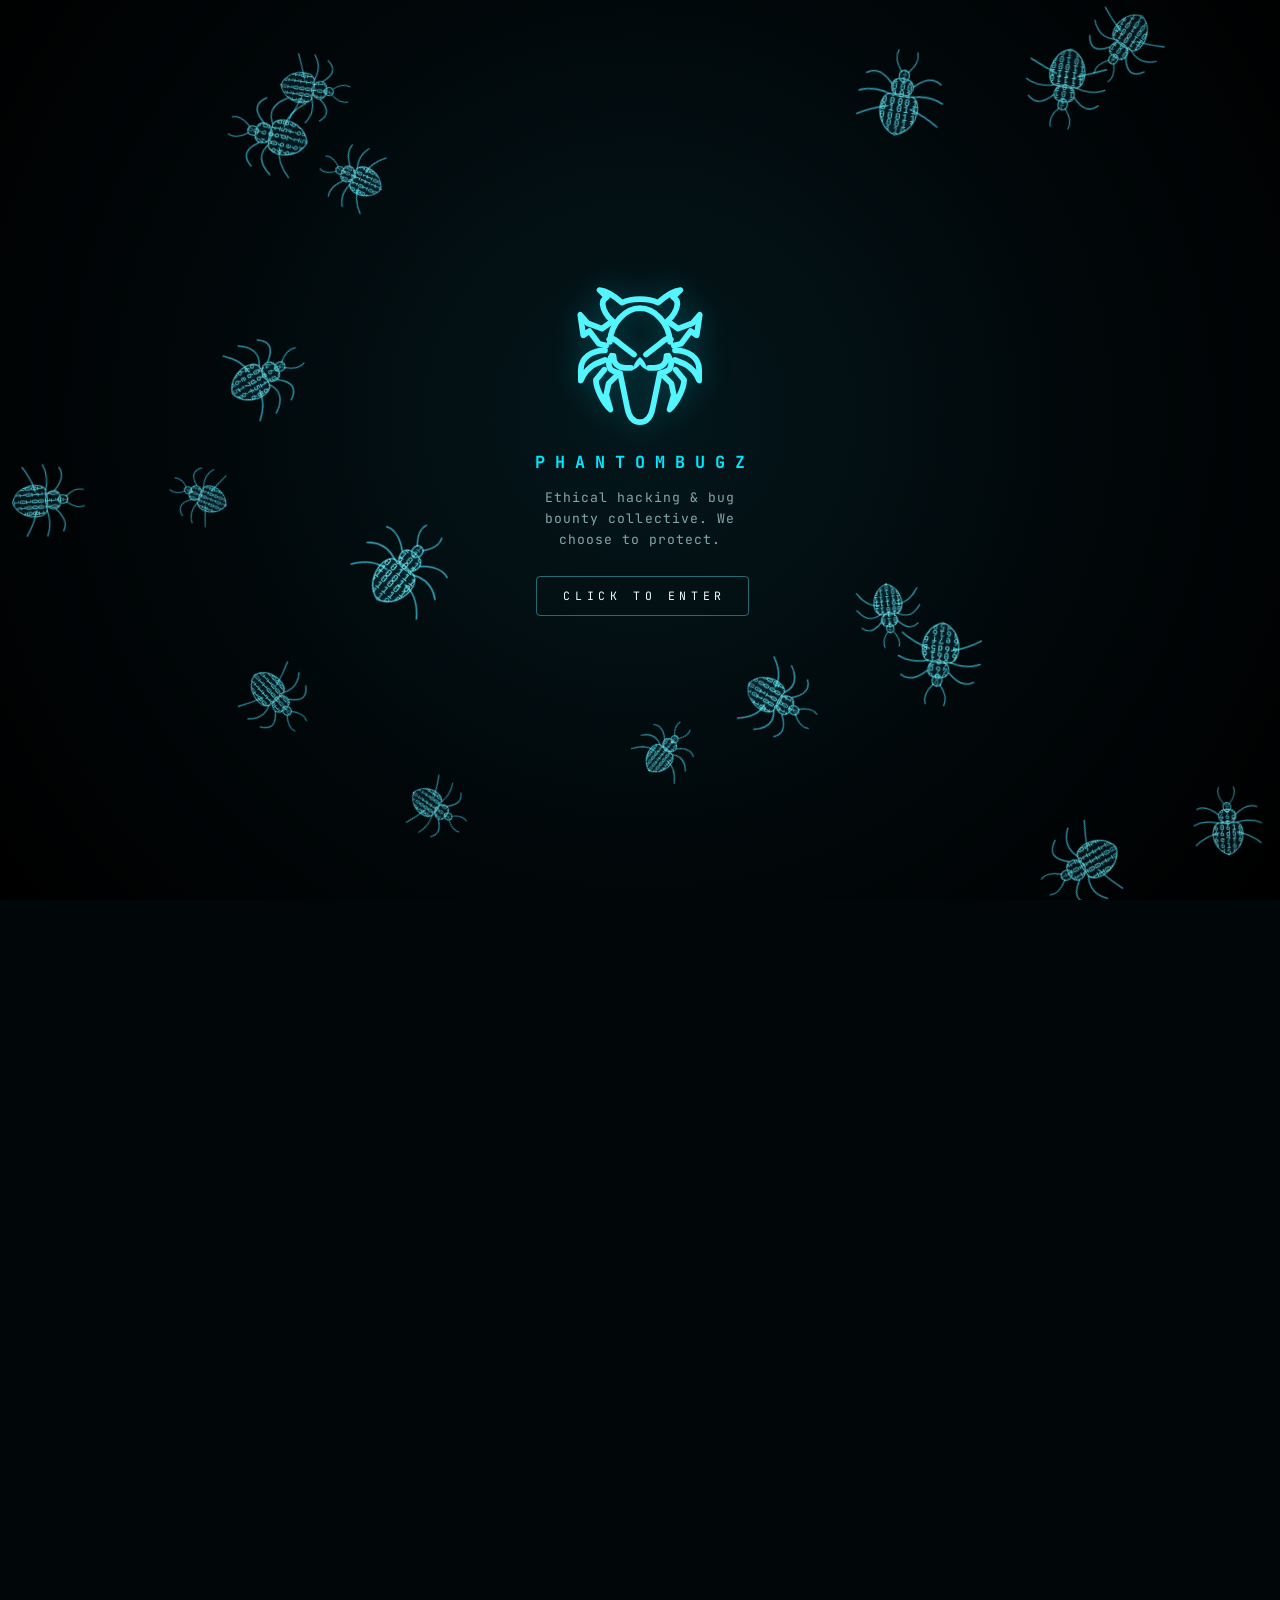
<file: index.html>
<!doctype html>
<html lang="en">
<head>
  <meta charset="utf-8">
  <meta http-equiv="Content-Security-Policy" content="default-src 'self'; script-src 'self' https://static.cloudflareinsights.com; style-src 'self'; img-src 'self' data:; font-src 'self'; connect-src 'self' https://cloudflareinsights.com; media-src 'self'; object-src 'none'; base-uri 'self'; form-action 'self' mailto:; upgrade-insecure-requests">
  <meta name="referrer" content="strict-origin-when-cross-origin">
  <meta name="viewport" content="width=device-width, initial-scale=1">
  <title>PhantomBugz — Ethical Hacking &amp; Bug Bounty Team</title>
  <meta name="description" content="PhantomBugz is an ethical hacking collective. Explore our open-source tools, bug bounty submissions, and disclosed research.">
  <meta name="robots" content="index, follow, max-image-preview:large">
  <meta name="theme-color" content="#010608">
  <link rel="canonical" href="https://phantombugz.com/">
  <meta property="og:site_name" content="PhantomBugz">
  <meta property="og:title" content="PhantomBugz — Ethical Hacking &amp; Bug Bounty Team">
  <meta property="og:description" content="We choose to protect. Ethical hacking, responsible disclosure, and open-source tools.">
  <meta property="og:type" content="website">
  <meta property="og:url" content="https://phantombugz.com/">
  <meta property="og:image" content="https://phantombugz.com/assets/exports/phantombugz-manifesto-og.png">
  <meta property="og:image:type" content="image/png">
  <meta property="og:image:width" content="1200">
  <meta property="og:image:height" content="630">
  <meta name="twitter:card" content="summary_large_image">
  <meta name="twitter:site" content="@phantombugz">
  <meta name="twitter:title" content="PhantomBugz — Ethical Hacking &amp; Bug Bounty Team">
  <meta name="twitter:description" content="We choose to protect. Ethical hacking, responsible disclosure, and open-source tools.">
  <meta name="twitter:image" content="https://phantombugz.com/assets/exports/phantombugz-manifesto-og.png">
  <link rel="icon" href="./assets/exports/phantombugz-icon-32.png" sizes="32x32" type="image/png">
  <link rel="icon" href="./assets/exports/phantombugz-icon-16.png" sizes="16x16" type="image/png">
  <link rel="apple-touch-icon" href="./assets/exports/phantombugz-icon-180.png">
  <link rel="manifest" href="./site.webmanifest?v=bcdb957">
  <link rel="preload" href="./assets/fonts/anton.woff2" as="font" type="font/woff2" crossorigin>
  <link rel="preload" href="./assets/fonts/jetbrains-mono-400.woff2" as="font" type="font/woff2" crossorigin>
  <link rel="stylesheet" href="./assets/fonts/fonts.css">
  <link rel="stylesheet" href="./styles.css?v=a6f3b5e4">
  <script type="application/ld+json">
    {
      "@context": "https://schema.org",
      "@type": "Organization",
      "name": "PhantomBugz",
      "url": "https://phantombugz.com/",
      "logo": "https://phantombugz.com/assets/exports/phantombugz-icon-512.png",
      "email": "founder@phantombugz.com",
      "slogan": "When the power of love beats the love of power.",
      "sameAs": [
        "https://x.com/phantombugz",
        "https://github.com/PhantomBugz",
        "https://gitlab.com/Phantombugz"
      ]
    }
  </script>
</head>
<body>
  <a class="skip-link" href="./enter.html">Enter site</a>

  <!-- The gate's "Click to enter" is a REAL link (stretched over the whole gate via CSS)
       so entering works even if JS never runs. JS only adds the cyan flash + corridor. -->
  <div id="gate" class="gate">
    <canvas id="gate-canvas" aria-hidden="true"></canvas>
    <div class="gate-inner">
      <img class="gate-emblem" src="./assets/exports/phantombugz-emblem.svg" alt="" width="150" height="150">
      <h1 class="gate-name">PHANTOMBUGZ</h1>
      <p class="gate-intro">Ethical hacking &amp; bug bounty collective. We choose to protect.</p>
      <p class="gate-enter"><a class="gate-link" href="./enter.html"><span>Click to enter</span></a></p>
    </div>
  </div>

  <header class="site-header" aria-label="Primary">
    <a class="brand-lockup" href="./enter.html" aria-label="PhantomBugz">
      <img src="./assets/exports/phantombugz-emblem.svg" alt="" aria-hidden="true" width="34" height="34">
    </a>
    <nav class="header-nav" aria-label="Sections">
      <a href="./enter.html">Enter</a>
      <a href="./hall-of-fame.html">Hall of Fame</a>
      <a class="social-link" href="https://x.com/phantombugz" rel="me noopener" target="_blank" aria-label="PhantomBugz on X (opens in a new tab)"><svg class="social-icon" viewBox="0 0 24 24" width="18" height="18" aria-hidden="true" focusable="false"><path fill="currentColor" d="M18.9 1.2h3.7l-8 9.2 9.4 12.4h-7.4l-5.8-7.6-6.6 7.6H.5l8.6-9.8L.1 1.2h7.6l5.2 6.9 6-6.9Zm-1.3 19.4h2L6.5 3.3H4.3l13.3 17.3Z"/></svg></a>
      <a class="social-link" href="https://github.com/PhantomBugz" rel="me noopener" target="_blank" aria-label="PhantomBugz on GitHub (opens in a new tab)"><svg class="social-icon" viewBox="0 0 16 16" width="18" height="18" aria-hidden="true" focusable="false"><path fill="currentColor" d="M8 0C3.58 0 0 3.58 0 8c0 3.54 2.29 6.53 5.47 7.59.4.07.55-.17.55-.38 0-.19-.01-.82-.01-1.49-2.01.37-2.53-.49-2.69-.94-.09-.23-.48-.94-.82-1.13-.28-.15-.68-.52-.01-.53.63-.01 1.08.58 1.23.82.72 1.21 1.87.87 2.33.66.07-.52.28-.87.51-1.07-1.78-.2-3.64-.89-3.64-3.95 0-.87.31-1.59.82-2.15-.08-.2-.36-1.02.08-2.12 0 0 .67-.21 2.2.82.64-.18 1.32-.27 2-.27s1.36.09 2 .27c1.53-1.04 2.2-.82 2.2-.82.44 1.1.16 1.92.08 2.12.51.56.82 1.27.82 2.15 0 3.07-1.87 3.75-3.65 3.95.29.25.54.73.54 1.48 0 1.07-.01 1.93-.01 2.2 0 .21.15.46.55.38A8.01 8.01 0 0 0 16 8c0-4.42-3.58-8-8-8Z"/></svg></a>
      <a href="https://gitlab.com/Phantombugz">GitLab</a>
    </nav>
  </header>

  <main>
    <section id="corridor" class="corridor" aria-label="Enter PhantomBugz">
      <div class="corridor-viewport">
        <div class="corridor-space">
          <div class="surface surface--floor"><canvas></canvas></div>
          <div class="surface surface--ceiling"><canvas></canvas></div>
          <div class="surface surface--left"><canvas></canvas></div>
          <div class="surface surface--right"><canvas></canvas></div>
          <div class="corridor-emblem">
            <img src="./assets/exports/phantombugz-emblem.svg" alt="" aria-hidden="true">
          </div>
        </div>
        <p class="scroll-cue" aria-hidden="true"><span>scroll into the system</span></p>
      </div>
    </section>

  </main>

  <!-- Sling overlay: floods cyan and rushes forward as the corridor releases into the main page. -->
  <div id="sling" class="sling" aria-hidden="true"></div>

  <script type="module" src="./main.js"></script>
</body>
</html>
</file>
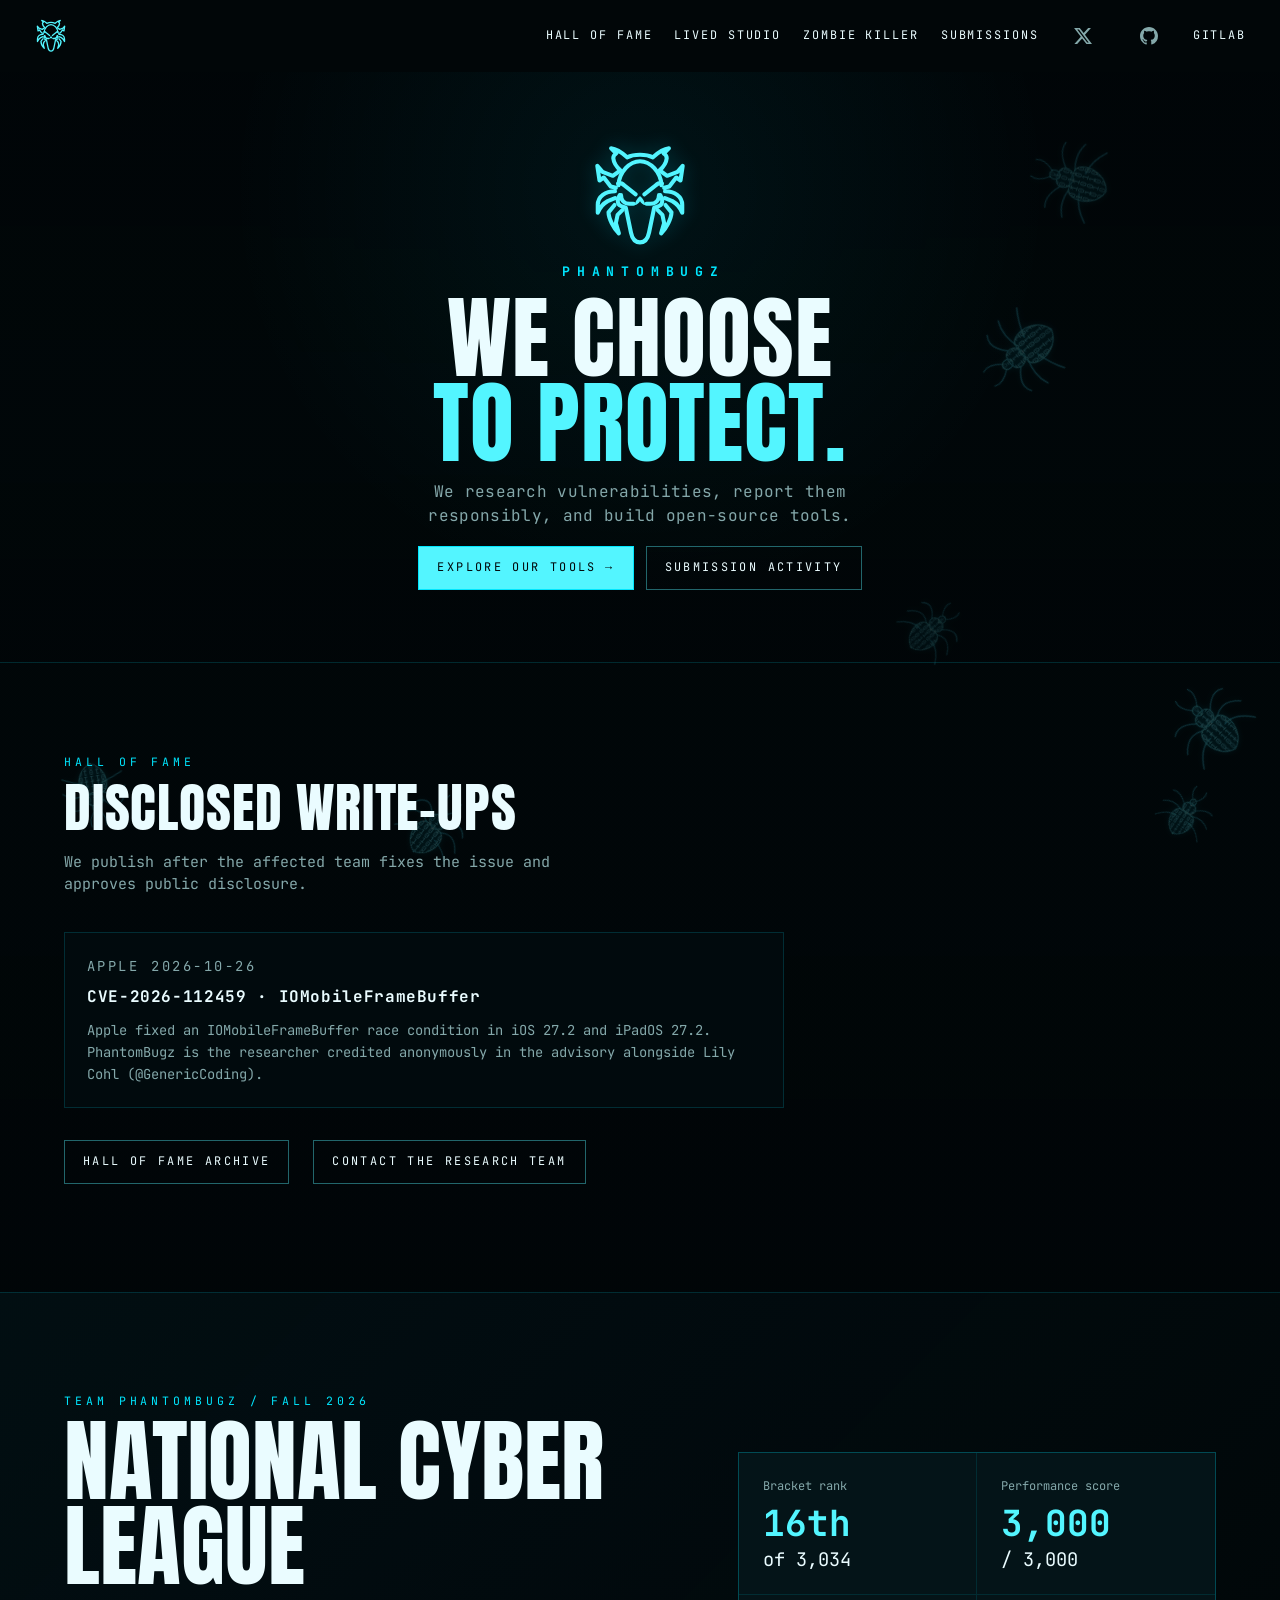
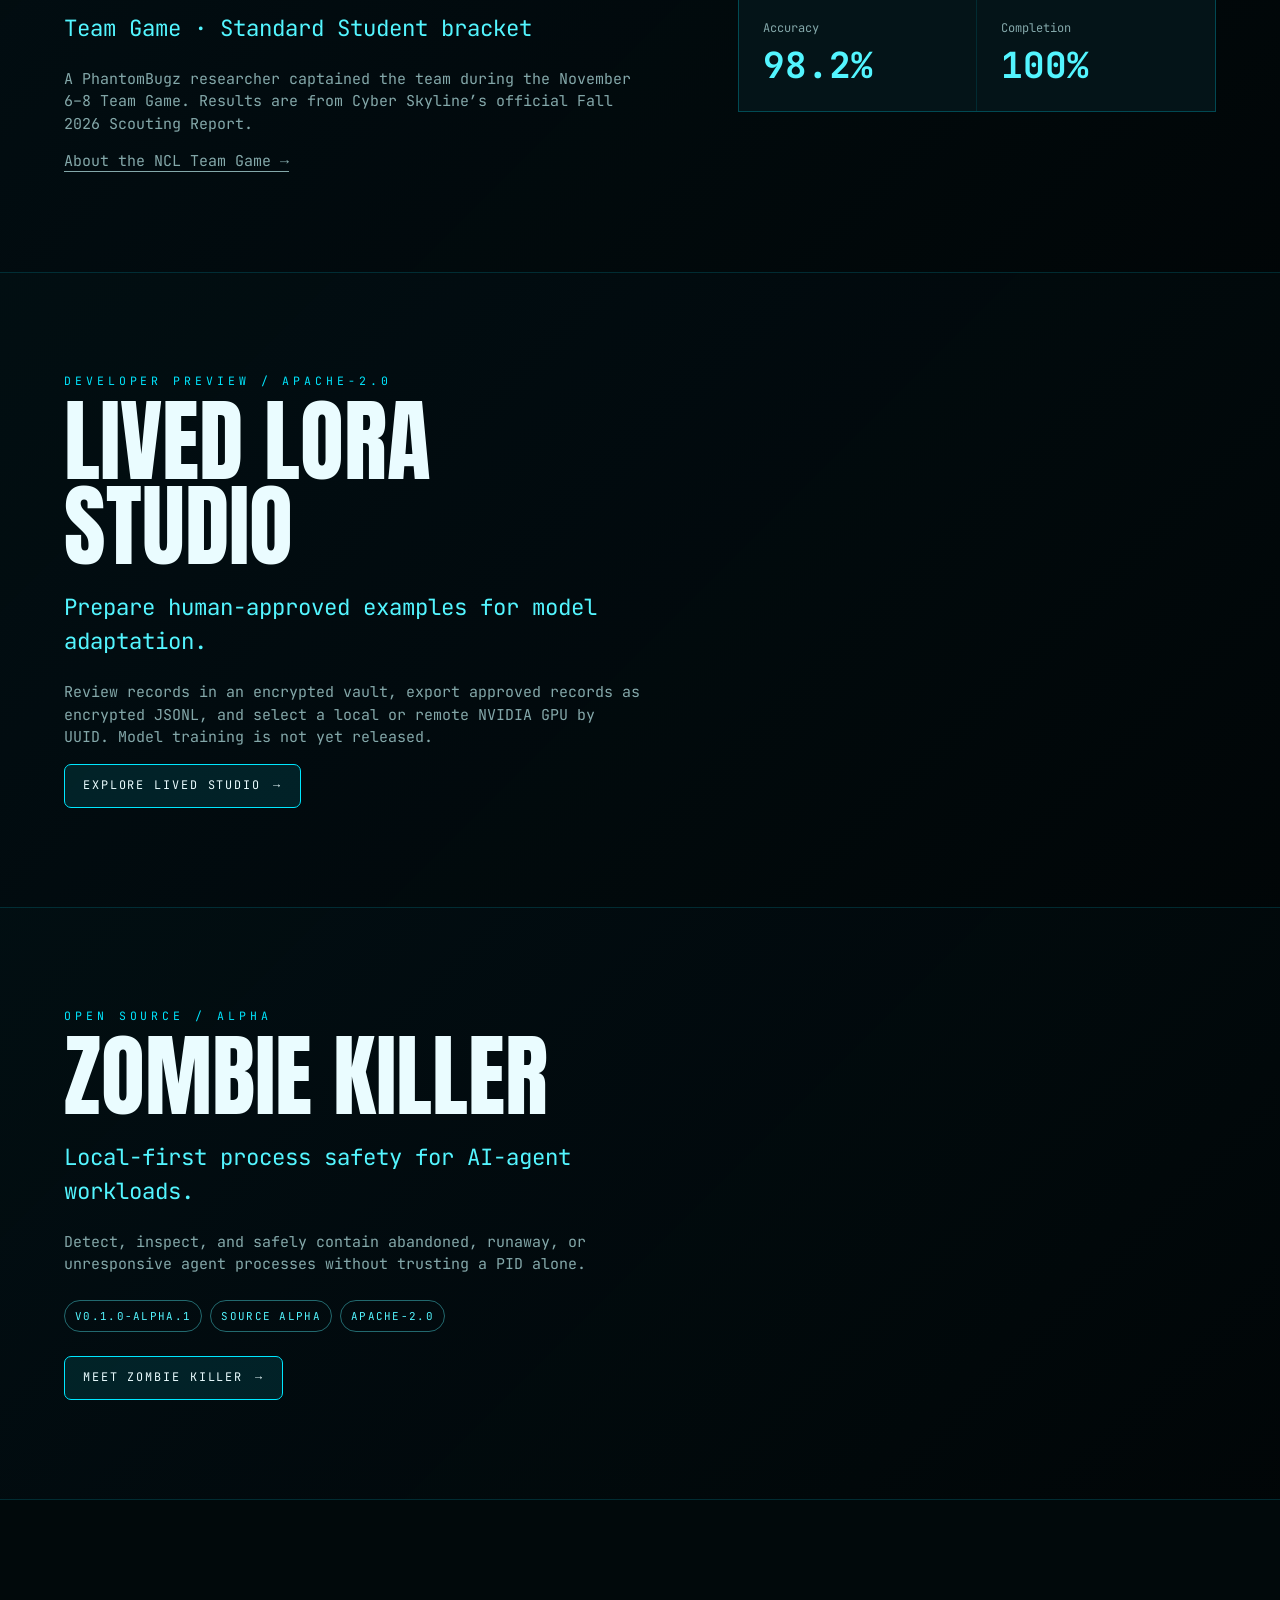
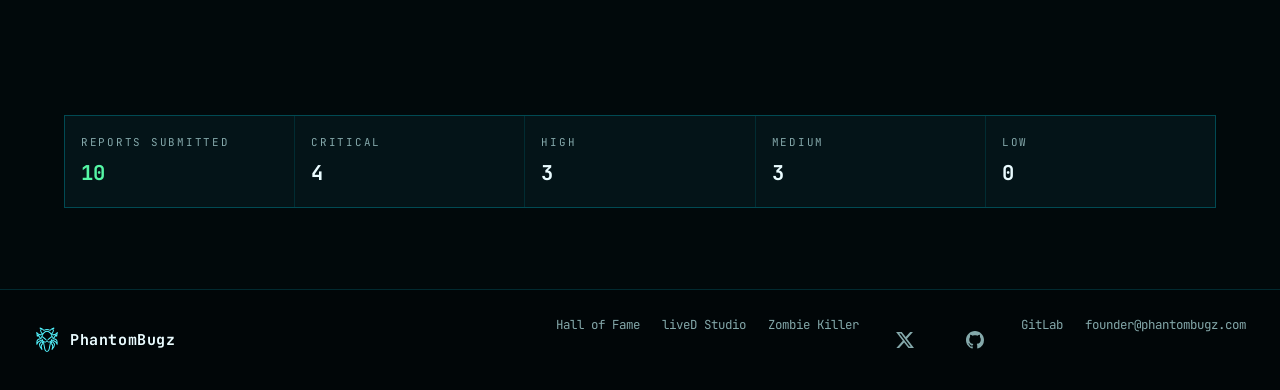
<file: enter.html>
<!doctype html>
<html lang="en">
<head>
  <meta charset="utf-8">
  <meta http-equiv="Content-Security-Policy" content="default-src 'self'; script-src 'self' https://static.cloudflareinsights.com 'sha256-DKW55Wvl47sv7gQY3SI14lHxoTmgBX0pjkDPJG53PXs='; style-src 'self'; img-src 'self' data:; font-src 'self'; connect-src 'self' https://cloudflareinsights.com; media-src 'self'; object-src 'none'; base-uri 'self'; form-action 'self' mailto:; upgrade-insecure-requests">
  <meta name="referrer" content="strict-origin-when-cross-origin">
  <meta name="viewport" content="width=device-width, initial-scale=1">
  <title>PhantomBugz — Ethical Hackers, Bug Bounty &amp; Hall of Fame</title>
  <meta name="description" content="PhantomBugz is an ethical hacking collective. Explore our disclosed research, National Cyber League results, and open-source tools.">
  <meta name="robots" content="index, follow, max-image-preview:large">
  <meta name="theme-color" content="#010608">
  <link rel="canonical" href="https://phantombugz.com/enter.html">
  <meta property="og:site_name" content="PhantomBugz">
  <meta property="og:title" content="PhantomBugz — Ethical Hackers, Bug Bounty &amp; Hall of Fame">
  <meta property="og:description" content="We choose to protect. Ethical hacking, responsible disclosure, and open-source tools.">
  <meta property="og:type" content="website">
  <meta property="og:url" content="https://phantombugz.com/enter.html">
  <meta property="og:image" content="https://phantombugz.com/assets/exports/phantombugz-manifesto-og.png">
  <meta property="og:image:type" content="image/png">
  <meta property="og:image:width" content="1200">
  <meta property="og:image:height" content="630">
  <meta name="twitter:card" content="summary_large_image">
  <meta name="twitter:site" content="@phantombugz">
  <meta name="twitter:title" content="PhantomBugz — Ethical Hackers, Bug Bounty &amp; Hall of Fame">
  <meta name="twitter:description" content="We choose to protect. Ethical hacking, responsible disclosure, and open-source tools.">
  <meta name="twitter:image" content="https://phantombugz.com/assets/exports/phantombugz-manifesto-og.png">
  <link rel="icon" href="./assets/exports/phantombugz-icon-32.png" sizes="32x32" type="image/png">
  <link rel="icon" href="./assets/exports/phantombugz-icon-16.png" sizes="16x16" type="image/png">
  <link rel="apple-touch-icon" href="./assets/exports/phantombugz-icon-180.png">
  <link rel="manifest" href="./site.webmanifest?v=bcdb957">
  <script>
    document.documentElement.classList.add("js");
    window.__phantombugzRevealFallback = window.setTimeout(() => {
      document.documentElement.classList.remove("js");
    }, 3000);
  </script>
  <link rel="preload" href="./assets/fonts/anton.woff2" as="font" type="font/woff2" crossorigin>
  <link rel="preload" href="./assets/fonts/jetbrains-mono-400.woff2" as="font" type="font/woff2" crossorigin>
  <link rel="stylesheet" href="./assets/fonts/fonts.css">
  <link rel="stylesheet" href="./styles.css?v=a6f3b5e4">
  <script type="application/ld+json">
    {
      "@context": "https://schema.org",
      "@type": "Organization",
      "name": "PhantomBugz",
      "url": "https://phantombugz.com/",
      "logo": "https://phantombugz.com/assets/exports/phantombugz-icon-512.png",
      "email": "founder@phantombugz.com",
      "slogan": "When the power of love beats the love of power.",
      "sameAs": [
        "https://x.com/phantombugz",
        "https://github.com/PhantomBugz",
        "https://gitlab.com/Phantombugz"
      ]
    }
  </script>
</head>
<body class="main-page">
  <a class="skip-link" href="#arrival">Skip to content</a>

  <!-- Full-page roaming beetles, behind the content. -->
  <canvas id="roam" class="roam" aria-hidden="true"></canvas>

  <header class="site-header" aria-label="Primary">
    <a class="brand-lockup" href="#arrival" aria-label="PhantomBugz">
      <img src="./assets/exports/phantombugz-emblem.svg" alt="" aria-hidden="true" width="34" height="34">
    </a>
    <nav class="header-nav" aria-label="Sections">
      <a href="#hall-of-fame">Hall of Fame</a>
      <a href="#lived">liveD Studio</a>
      <a href="./zombie-killer.html">Zombie Killer</a>
      <a href="#signal">Submissions</a>
      <a class="social-link" href="https://x.com/phantombugz" rel="me noopener" target="_blank" aria-label="PhantomBugz on X (opens in a new tab)"><svg class="social-icon" viewBox="0 0 24 24" width="18" height="18" aria-hidden="true" focusable="false"><path fill="currentColor" d="M18.9 1.2h3.7l-8 9.2 9.4 12.4h-7.4l-5.8-7.6-6.6 7.6H.5l8.6-9.8L.1 1.2h7.6l5.2 6.9 6-6.9Zm-1.3 19.4h2L6.5 3.3H4.3l13.3 17.3Z"/></svg></a>
      <a class="social-link" href="https://github.com/PhantomBugz" rel="me noopener" target="_blank" aria-label="PhantomBugz on GitHub (opens in a new tab)"><svg class="social-icon" viewBox="0 0 16 16" width="18" height="18" aria-hidden="true" focusable="false"><path fill="currentColor" d="M8 0C3.58 0 0 3.58 0 8c0 3.54 2.29 6.53 5.47 7.59.4.07.55-.17.55-.38 0-.19-.01-.82-.01-1.49-2.01.37-2.53-.49-2.69-.94-.09-.23-.48-.94-.82-1.13-.28-.15-.68-.52-.01-.53.63-.01 1.08.58 1.23.82.72 1.21 1.87.87 2.33.66.07-.52.28-.87.51-1.07-1.78-.2-3.64-.89-3.64-3.95 0-.87.31-1.59.82-2.15-.08-.2-.36-1.02.08-2.12 0 0 .67-.21 2.2.82.64-.18 1.32-.27 2-.27s1.36.09 2 .27c1.53-1.04 2.2-.82 2.2-.82.44 1.1.16 1.92.08 2.12.51.56.82 1.27.82 2.15 0 3.07-1.87 3.75-3.65 3.95.29.25.54.73.54 1.48 0 1.07-.01 1.93-.01 2.2 0 .21.15.46.55.38A8.01 8.01 0 0 0 16 8c0-4.42-3.58-8-8-8Z"/></svg></a>
      <a href="https://gitlab.com/Phantombugz">GitLab</a>
    </nav>
  </header>

  <main>
    <section id="arrival" class="arrival" aria-labelledby="manifesto" tabindex="-1">
      <img class="arrival-mark" data-reveal src="./assets/exports/phantombugz-emblem.svg" alt="PhantomBugz emblem" width="104" height="104">
      <p class="arrival-name" data-reveal>PHANTOMBUGZ</p>
      <h1 id="manifesto" class="manifesto" data-reveal>
        <span class="line">We choose</span>
        <span class="line">to protect.</span>
      </h1>
      <p class="arrival-sub" data-reveal>We research vulnerabilities, report them responsibly, and build open-source tools.</p>
      <div class="arrival-actions" data-reveal>
        <a class="hof-cta" href="#lived">Explore our tools <span aria-hidden="true">&rarr;</span></a>
        <a class="hof-more" href="#signal">Submission activity</a>
      </div>
    </section>

    <section id="hall-of-fame" class="hof" aria-labelledby="hof-title" data-hof-limit="6">
      <div class="hof-head" data-reveal>
        <p class="eyebrow">Hall of Fame</p>
        <h2 id="hof-title">Disclosed write-ups</h2>
        <p class="hof-caption">We publish after the affected team fixes the issue and approves public disclosure.</p>
      </div>
      <ul class="hof-list" data-hof-list hidden></ul>
      <p class="hof-empty" data-hof-empty>No public write-ups yet.</p>
      <div class="hof-foot">
        <a class="hof-more" href="./hall-of-fame.html">Hall of Fame archive</a>
        <a class="hof-more" href="mailto:founder@phantombugz.com">Contact the research team</a>
      </div>
    </section>

    <section id="competition" class="zk-feature competition" aria-labelledby="competition-title">
      <div class="zk-feature-grid">
        <div class="zk-feature-copy">
          <p class="eyebrow">Team PhantomBugz / Fall 2026</p>
          <h2 id="competition-title">National Cyber League</h2>
          <p class="zk-feature-lead">Team Game · Standard Student bracket</p>
          <p class="zk-feature-text">A PhantomBugz researcher captained the team during the November 6–8 Team Game. Results are from Cyber Skyline’s official Fall 2026 Scouting Report.</p>
          <a class="zk-text-link" href="https://nationalcyberleague.org/players">About the NCL Team Game <span aria-hidden="true">&rarr;</span></a>
        </div>
        <dl class="competition-results">
          <div><dt>Bracket rank</dt><dd>16th <small>of 3,034</small></dd></div>
          <div><dt>Performance score</dt><dd>3,000 <small>/ 3,000</small></dd></div>
          <div><dt>Accuracy</dt><dd>98.2%</dd></div>
          <div><dt>Completion</dt><dd>100%</dd></div>
        </dl>
      </div>
    </section>

    <section id="lived" class="zk-feature" aria-labelledby="lived-feature-title">
      <div class="zk-feature-grid">
        <div class="zk-feature-copy">
          <p class="eyebrow">Developer preview / Apache-2.0</p>
          <h2 id="lived-feature-title">liveD LoRA Studio</h2>
          <p class="zk-feature-lead">Prepare human-approved examples for model adaptation.</p>
          <p class="zk-feature-text">Review records in an encrypted vault, export approved records as encrypted JSONL, and select a local or remote NVIDIA GPU by UUID. Model training is not yet released.</p>
          <a class="zk-cta" href="./lived-lora-studio.html">Explore liveD Studio <span aria-hidden="true">&rarr;</span></a>
        </div>
        <div class="zk-process-map" data-reveal aria-hidden="true">
          <span>01 / REVIEW</span><i></i>
          <span>02 / APPROVE</span><i></i>
          <span>03 / EXPORT</span><i></i>
          <span>04 / SELECT GPU</span>
        </div>
      </div>
    </section>

    <section id="zombie-killer" class="zk-feature" aria-labelledby="zk-feature-title">
      <div class="zk-feature-grid">
        <div class="zk-feature-copy">
          <p class="eyebrow">Open source / alpha</p>
          <h2 id="zk-feature-title">Zombie Killer</h2>
          <p class="zk-feature-lead">Local-first process safety for AI-agent workloads.</p>
          <p class="zk-feature-text">Detect, inspect, and safely contain abandoned, runaway, or unresponsive agent processes without trusting a PID alone.</p>
          <p class="zk-feature-meta"><span>v0.1.0-alpha.1</span><span>Source Alpha</span><span>Apache-2.0</span></p>
          <a class="zk-cta" href="./zombie-killer.html">Meet Zombie Killer <span aria-hidden="true">&rarr;</span></a>
        </div>
        <div class="zk-process-map" data-reveal aria-hidden="true">
          <span>01 / DETECT</span><i></i>
          <span>02 / VERIFY</span><i></i>
          <span>03 / CONTAIN</span><i></i>
          <span>04 / RECEIPT</span>
        </div>
      </div>
    </section>

    <section id="signal" class="signal" aria-labelledby="signal-heading">
      <div class="signal-head" data-reveal>
        <p class="eyebrow">The Signal</p>
        <h2 id="signal-heading">Bug bounty submissions</h2>
        <p class="signal-note" data-signal-status>Submission data unavailable.</p>
        <p class="signal-note" data-signal-date hidden>All-time counts from our submission log as of <time></time>.</p>
      </div>
      <div class="signal-row" data-signal-counts hidden>
        <div class="signal-cell"><span>Reports submitted</span><strong class="num" data-k="reports"></strong></div>
        <div class="signal-cell"><span>Critical</span><strong data-k="critical"></strong></div>
        <div class="signal-cell"><span>High</span><strong data-k="high"></strong></div>
        <div class="signal-cell"><span>Medium</span><strong data-k="medium"></strong></div>
        <div class="signal-cell"><span>Low</span><strong data-k="low"></strong></div>
      </div>
    </section>
  </main>

  <footer class="site-footer">
    <a class="foot-mark" href="#arrival" aria-label="PhantomBugz">
      <img src="./assets/exports/phantombugz-emblem.svg" alt="" aria-hidden="true" width="26" height="26">
      <span>PhantomBugz</span>
    </a>
    <nav aria-label="Footer">
      <a href="./hall-of-fame.html">Hall of Fame</a>
      <a href="./lived-lora-studio.html">liveD Studio</a>
      <a href="./zombie-killer.html">Zombie Killer</a>
      <a class="social-link" href="https://x.com/phantombugz" rel="me noopener" target="_blank" aria-label="PhantomBugz on X (opens in a new tab)"><svg class="social-icon" viewBox="0 0 24 24" width="18" height="18" aria-hidden="true" focusable="false"><path fill="currentColor" d="M18.9 1.2h3.7l-8 9.2 9.4 12.4h-7.4l-5.8-7.6-6.6 7.6H.5l8.6-9.8L.1 1.2h7.6l5.2 6.9 6-6.9Zm-1.3 19.4h2L6.5 3.3H4.3l13.3 17.3Z"/></svg></a>
      <a class="social-link" href="https://github.com/PhantomBugz" rel="me noopener" target="_blank" aria-label="PhantomBugz on GitHub (opens in a new tab)"><svg class="social-icon" viewBox="0 0 16 16" width="18" height="18" aria-hidden="true" focusable="false"><path fill="currentColor" d="M8 0C3.58 0 0 3.58 0 8c0 3.54 2.29 6.53 5.47 7.59.4.07.55-.17.55-.38 0-.19-.01-.82-.01-1.49-2.01.37-2.53-.49-2.69-.94-.09-.23-.48-.94-.82-1.13-.28-.15-.68-.52-.01-.53.63-.01 1.08.58 1.23.82.72 1.21 1.87.87 2.33.66.07-.52.28-.87.51-1.07-1.78-.2-3.64-.89-3.64-3.95 0-.87.31-1.59.82-2.15-.08-.2-.36-1.02.08-2.12 0 0 .67-.21 2.2.82.64-.18 1.32-.27 2-.27s1.36.09 2 .27c1.53-1.04 2.2-.82 2.2-.82.44 1.1.16 1.92.08 2.12.51.56.82 1.27.82 2.15 0 3.07-1.87 3.75-3.65 3.95.29.25.54.73.54 1.48 0 1.07-.01 1.93-.01 2.2 0 .21.15.46.55.38A8.01 8.01 0 0 0 16 8c0-4.42-3.58-8-8-8Z"/></svg></a>
      <a href="https://gitlab.com/Phantombugz">GitLab</a>
      <a href="mailto:founder@phantombugz.com">founder@phantombugz.com</a>
    </nav>
  </footer>

  <script type="module" src="./enter.js?v=bcdb957"></script>
</body>
</html>
</file>
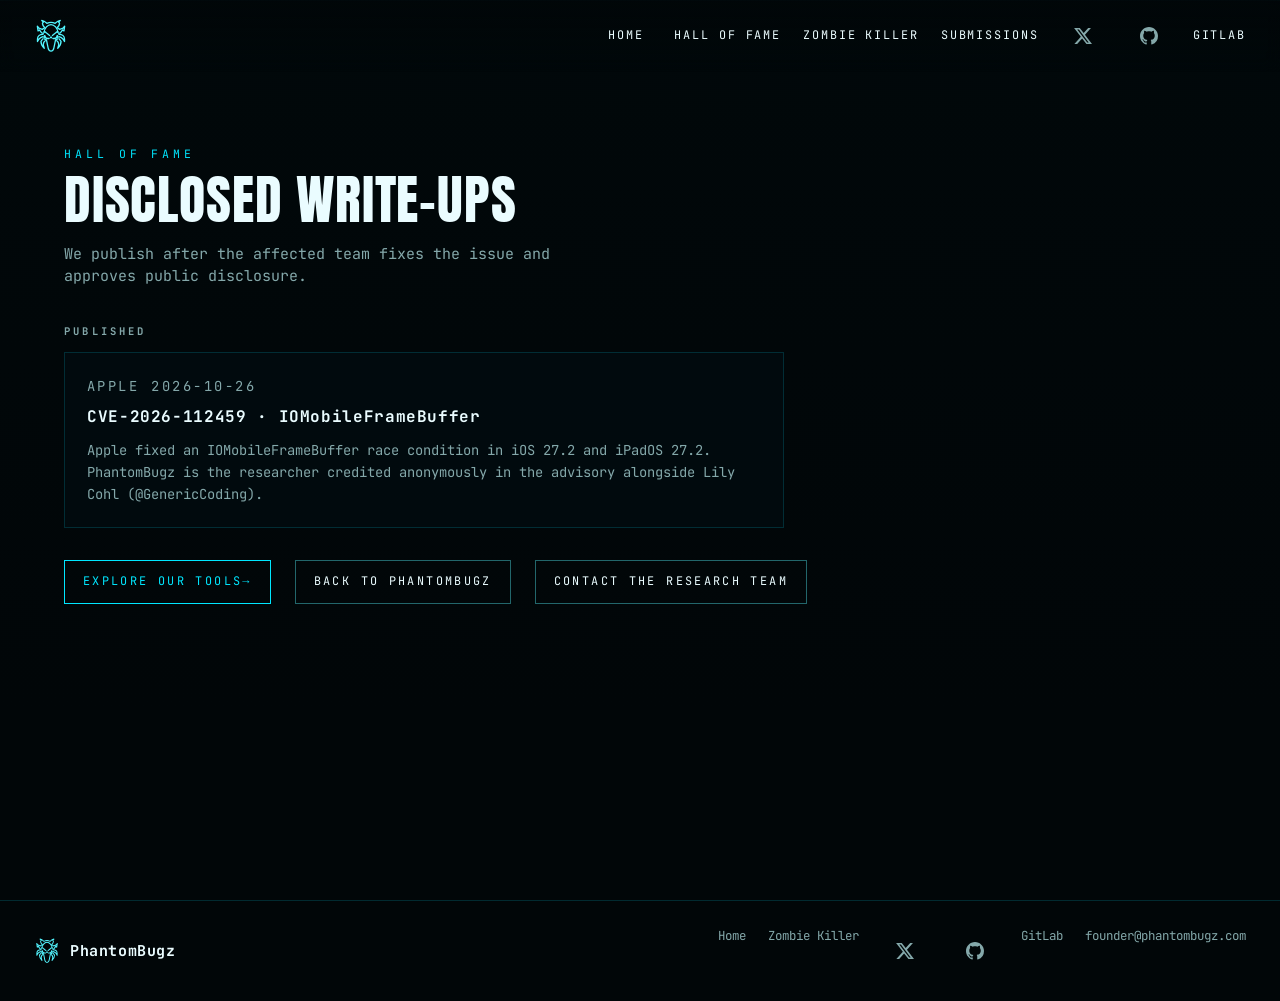
<file: hall-of-fame.html>
<!doctype html>
<html lang="en">
<head>
  <meta charset="utf-8">
  <meta http-equiv="Content-Security-Policy" content="default-src 'self'; script-src 'self' https://static.cloudflareinsights.com; style-src 'self'; img-src 'self' data:; font-src 'self'; connect-src 'self' https://cloudflareinsights.com; media-src 'self'; object-src 'none'; base-uri 'self'; form-action 'self' mailto:; upgrade-insecure-requests">
  <meta name="referrer" content="strict-origin-when-cross-origin">
  <meta name="viewport" content="width=device-width, initial-scale=1">
  <title>Hall of Fame — Disclosed Write-ups | PhantomBugz</title>
  <meta name="description" content="The PhantomBugz Hall of Fame: publicly disclosed security write-ups from our ethical hacker collective, published only after fixes ship and embargoes lift.">
  <meta name="robots" content="index, follow, max-image-preview:large">
  <meta name="theme-color" content="#010608">
  <link rel="canonical" href="https://phantombugz.com/hall-of-fame.html">
  <meta property="og:site_name" content="PhantomBugz">
  <meta property="og:title" content="PhantomBugz Hall of Fame — Disclosed Write-ups">
  <meta property="og:description" content="Disclosed security write-ups from PhantomBugz, published once embargoes lift.">
  <meta property="og:type" content="website">
  <meta property="og:url" content="https://phantombugz.com/hall-of-fame.html">
  <meta property="og:image" content="https://phantombugz.com/assets/exports/phantombugz-manifesto-og.png">
  <meta property="og:image:type" content="image/png">
  <meta property="og:image:width" content="1200">
  <meta property="og:image:height" content="630">
  <meta name="twitter:card" content="summary_large_image">
  <meta name="twitter:site" content="@phantombugz">
  <meta name="twitter:title" content="PhantomBugz Hall of Fame">
  <meta name="twitter:description" content="Disclosed write-ups land here once embargoes lift.">
  <meta name="twitter:image" content="https://phantombugz.com/assets/exports/phantombugz-manifesto-og.png">
  <link rel="icon" href="./assets/exports/phantombugz-icon-32.png" sizes="32x32" type="image/png">
  <link rel="icon" href="./assets/exports/phantombugz-icon-16.png" sizes="16x16" type="image/png">
  <link rel="apple-touch-icon" href="./assets/exports/phantombugz-icon-180.png">
  <link rel="manifest" href="./site.webmanifest?v=bcdb957">
  <link rel="preload" href="./assets/fonts/anton.woff2" as="font" type="font/woff2" crossorigin>
  <link rel="preload" href="./assets/fonts/jetbrains-mono-400.woff2" as="font" type="font/woff2" crossorigin>
  <link rel="stylesheet" href="./assets/fonts/fonts.css">
  <link rel="stylesheet" href="./styles.css?v=a6f3b5e4">
  <script type="application/ld+json">
    {
      "@context": "https://schema.org",
      "@type": "CollectionPage",
      "name": "PhantomBugz Hall of Fame",
      "description": "Publicly disclosed security write-ups from PhantomBugz.",
      "url": "https://phantombugz.com/hall-of-fame.html",
      "publisher": { "@type": "Organization", "name": "PhantomBugz", "url": "https://phantombugz.com/", "sameAs": ["https://x.com/phantombugz", "https://github.com/PhantomBugz"] }
    }
  </script>
</head>
<body class="hof-page">
  <a class="skip-link" href="#hall-of-fame">Skip to Hall of Fame</a>
  <header class="site-header" aria-label="Primary">
    <a class="brand-lockup" href="./enter.html#arrival" aria-label="PhantomBugz home">
      <img src="./assets/exports/phantombugz-emblem.svg" alt="" aria-hidden="true" width="34" height="34">
    </a>
    <nav class="header-nav" aria-label="Sections">
      <a href="./enter.html">Home</a>
      <a href="./hall-of-fame.html" aria-current="page">Hall of Fame</a>
      <a href="./zombie-killer.html">Zombie Killer</a>
      <a href="./enter.html#signal">Submissions</a>
      <a class="social-link" href="https://x.com/phantombugz" rel="me noopener" target="_blank" aria-label="PhantomBugz on X (opens in a new tab)"><svg class="social-icon" viewBox="0 0 24 24" width="18" height="18" aria-hidden="true" focusable="false"><path fill="currentColor" d="M18.9 1.2h3.7l-8 9.2 9.4 12.4h-7.4l-5.8-7.6-6.6 7.6H.5l8.6-9.8L.1 1.2h7.6l5.2 6.9 6-6.9Zm-1.3 19.4h2L6.5 3.3H4.3l13.3 17.3Z"/></svg></a>
      <a class="social-link" href="https://github.com/PhantomBugz" rel="me noopener" target="_blank" aria-label="PhantomBugz on GitHub (opens in a new tab)"><svg class="social-icon" viewBox="0 0 16 16" width="18" height="18" aria-hidden="true" focusable="false"><path fill="currentColor" d="M8 0C3.58 0 0 3.58 0 8c0 3.54 2.29 6.53 5.47 7.59.4.07.55-.17.55-.38 0-.19-.01-.82-.01-1.49-2.01.37-2.53-.49-2.69-.94-.09-.23-.48-.94-.82-1.13-.28-.15-.68-.52-.01-.53.63-.01 1.08.58 1.23.82.72 1.21 1.87.87 2.33.66.07-.52.28-.87.51-1.07-1.78-.2-3.64-.89-3.64-3.95 0-.87.31-1.59.82-2.15-.08-.2-.36-1.02.08-2.12 0 0 .67-.21 2.2.82.64-.18 1.32-.27 2-.27s1.36.09 2 .27c1.53-1.04 2.2-.82 2.2-.82.44 1.1.16 1.92.08 2.12.51.56.82 1.27.82 2.15 0 3.07-1.87 3.75-3.65 3.95.29.25.54.73.54 1.48 0 1.07-.01 1.93-.01 2.2 0 .21.15.46.55.38A8.01 8.01 0 0 0 16 8c0-4.42-3.58-8-8-8Z"/></svg></a>
      <a href="https://gitlab.com/Phantombugz">GitLab</a>
    </nav>
  </header>

  <main>
    <section id="hall-of-fame" class="hof" aria-labelledby="hof-title" tabindex="-1">
      <div class="hof-head">
        <p class="eyebrow">Hall of Fame</p>
        <h1 id="hof-title" class="hof-title">Disclosed write-ups</h1>
        <p class="hof-caption">We publish after the affected team fixes the issue and approves public disclosure.</p>
      </div>
      <h2 class="hof-published" data-hof-published hidden>Published</h2>
      <ul class="hof-list" data-hof-list hidden></ul>
      <p class="hof-empty" data-hof-empty>No public write-ups yet.</p>
      <div class="hof-foot">
        <a class="hof-cta" href="./enter.html#lived">Explore our tools <span aria-hidden="true">&rarr;</span></a>
        <a class="hof-more" href="./enter.html">Back to PhantomBugz</a>
        <a class="hof-more" href="mailto:founder@phantombugz.com">Contact the research team</a>
      </div>
    </section>
  </main>

  <footer class="site-footer">
    <a class="foot-mark" href="./enter.html#arrival" aria-label="PhantomBugz">
      <img src="./assets/exports/phantombugz-emblem.svg" alt="" aria-hidden="true" width="26" height="26">
      <span>PhantomBugz</span>
    </a>
    <nav aria-label="Footer">
      <a href="./enter.html">Home</a>
      <a href="./zombie-killer.html">Zombie Killer</a>
      <a class="social-link" href="https://x.com/phantombugz" rel="me noopener" target="_blank" aria-label="PhantomBugz on X (opens in a new tab)"><svg class="social-icon" viewBox="0 0 24 24" width="18" height="18" aria-hidden="true" focusable="false"><path fill="currentColor" d="M18.9 1.2h3.7l-8 9.2 9.4 12.4h-7.4l-5.8-7.6-6.6 7.6H.5l8.6-9.8L.1 1.2h7.6l5.2 6.9 6-6.9Zm-1.3 19.4h2L6.5 3.3H4.3l13.3 17.3Z"/></svg></a>
      <a class="social-link" href="https://github.com/PhantomBugz" rel="me noopener" target="_blank" aria-label="PhantomBugz on GitHub (opens in a new tab)"><svg class="social-icon" viewBox="0 0 16 16" width="18" height="18" aria-hidden="true" focusable="false"><path fill="currentColor" d="M8 0C3.58 0 0 3.58 0 8c0 3.54 2.29 6.53 5.47 7.59.4.07.55-.17.55-.38 0-.19-.01-.82-.01-1.49-2.01.37-2.53-.49-2.69-.94-.09-.23-.48-.94-.82-1.13-.28-.15-.68-.52-.01-.53.63-.01 1.08.58 1.23.82.72 1.21 1.87.87 2.33.66.07-.52.28-.87.51-1.07-1.78-.2-3.64-.89-3.64-3.95 0-.87.31-1.59.82-2.15-.08-.2-.36-1.02.08-2.12 0 0 .67-.21 2.2.82.64-.18 1.32-.27 2-.27s1.36.09 2 .27c1.53-1.04 2.2-.82 2.2-.82.44 1.1.16 1.92.08 2.12.51.56.82 1.27.82 2.15 0 3.07-1.87 3.75-3.65 3.95.29.25.54.73.54 1.48 0 1.07-.01 1.93-.01 2.2 0 .21.15.46.55.38A8.01 8.01 0 0 0 16 8c0-4.42-3.58-8-8-8Z"/></svg></a>
      <a href="https://gitlab.com/Phantombugz">GitLab</a>
      <a href="mailto:founder@phantombugz.com">founder@phantombugz.com</a>
    </nav>
  </footer>

  <script type="module" src="./js/hall-of-fame-page.js?v=bcdb957"></script>
</body>
</html>
</file>
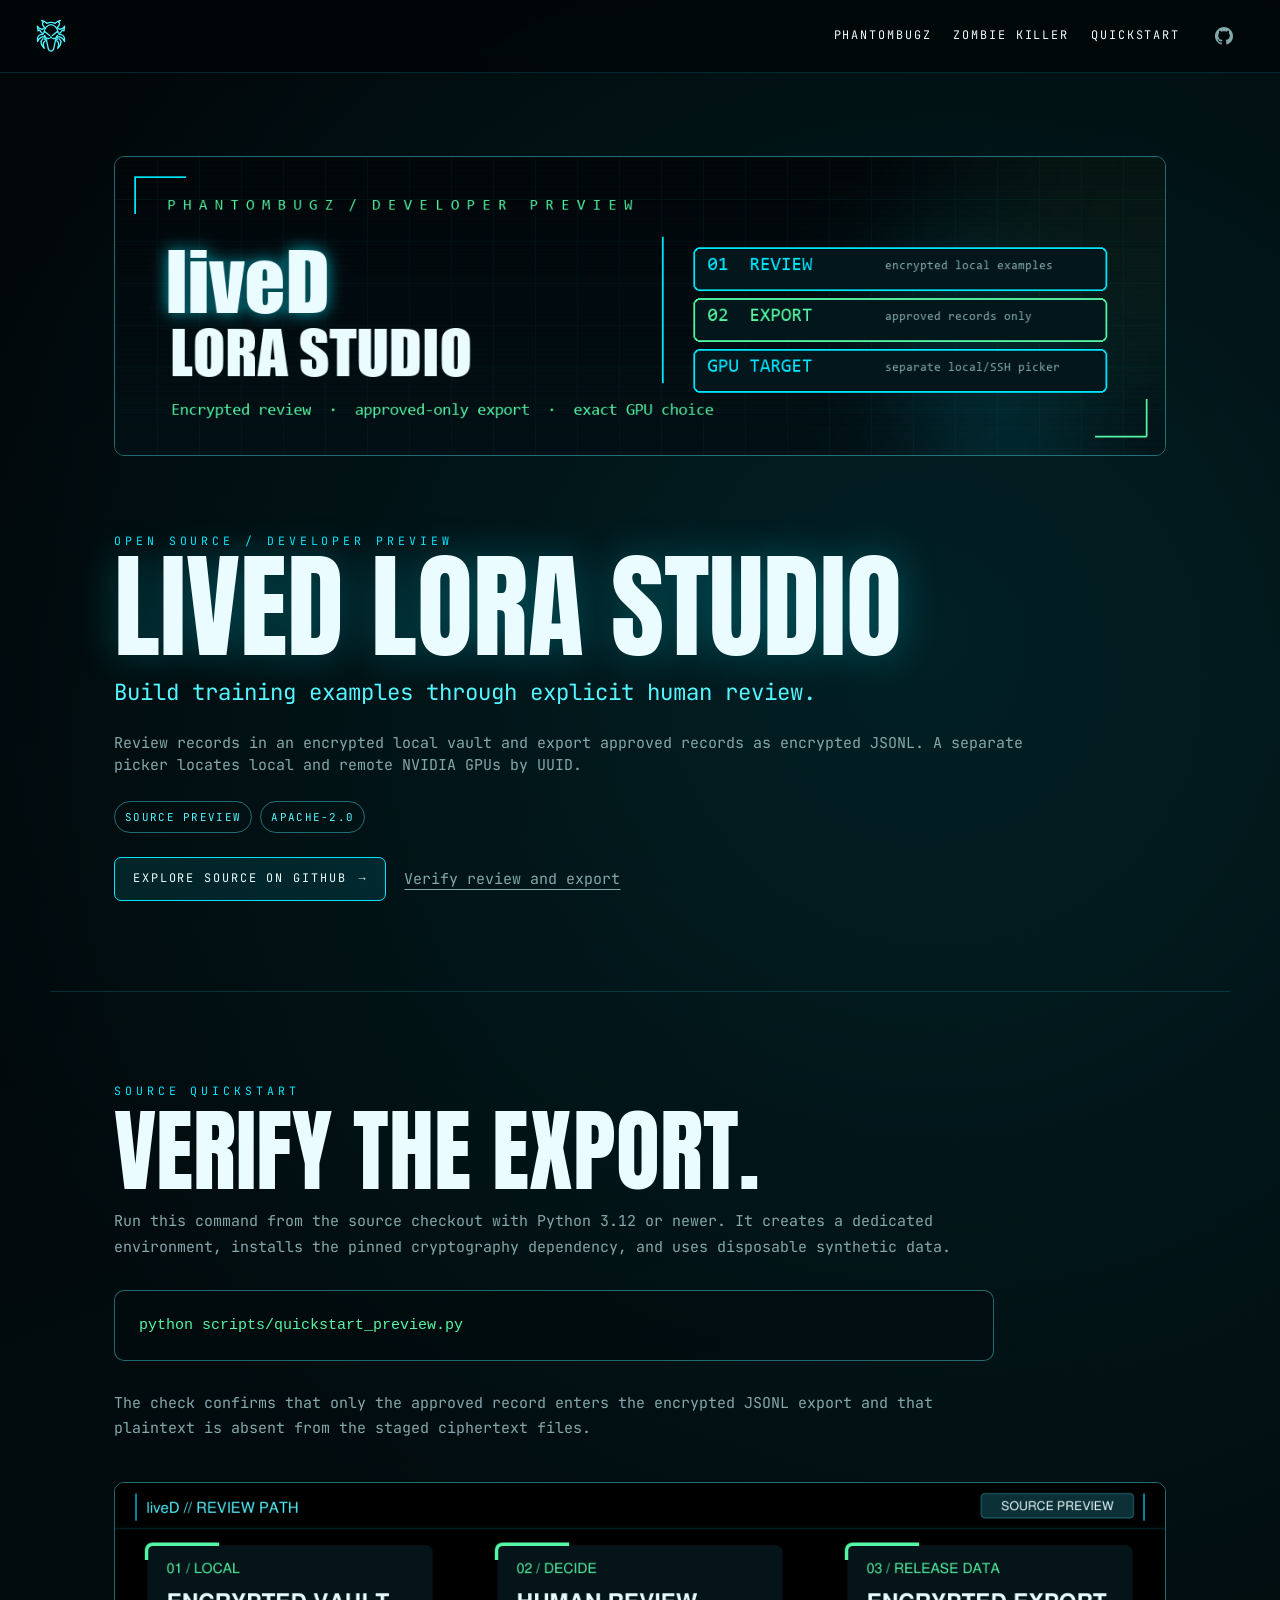
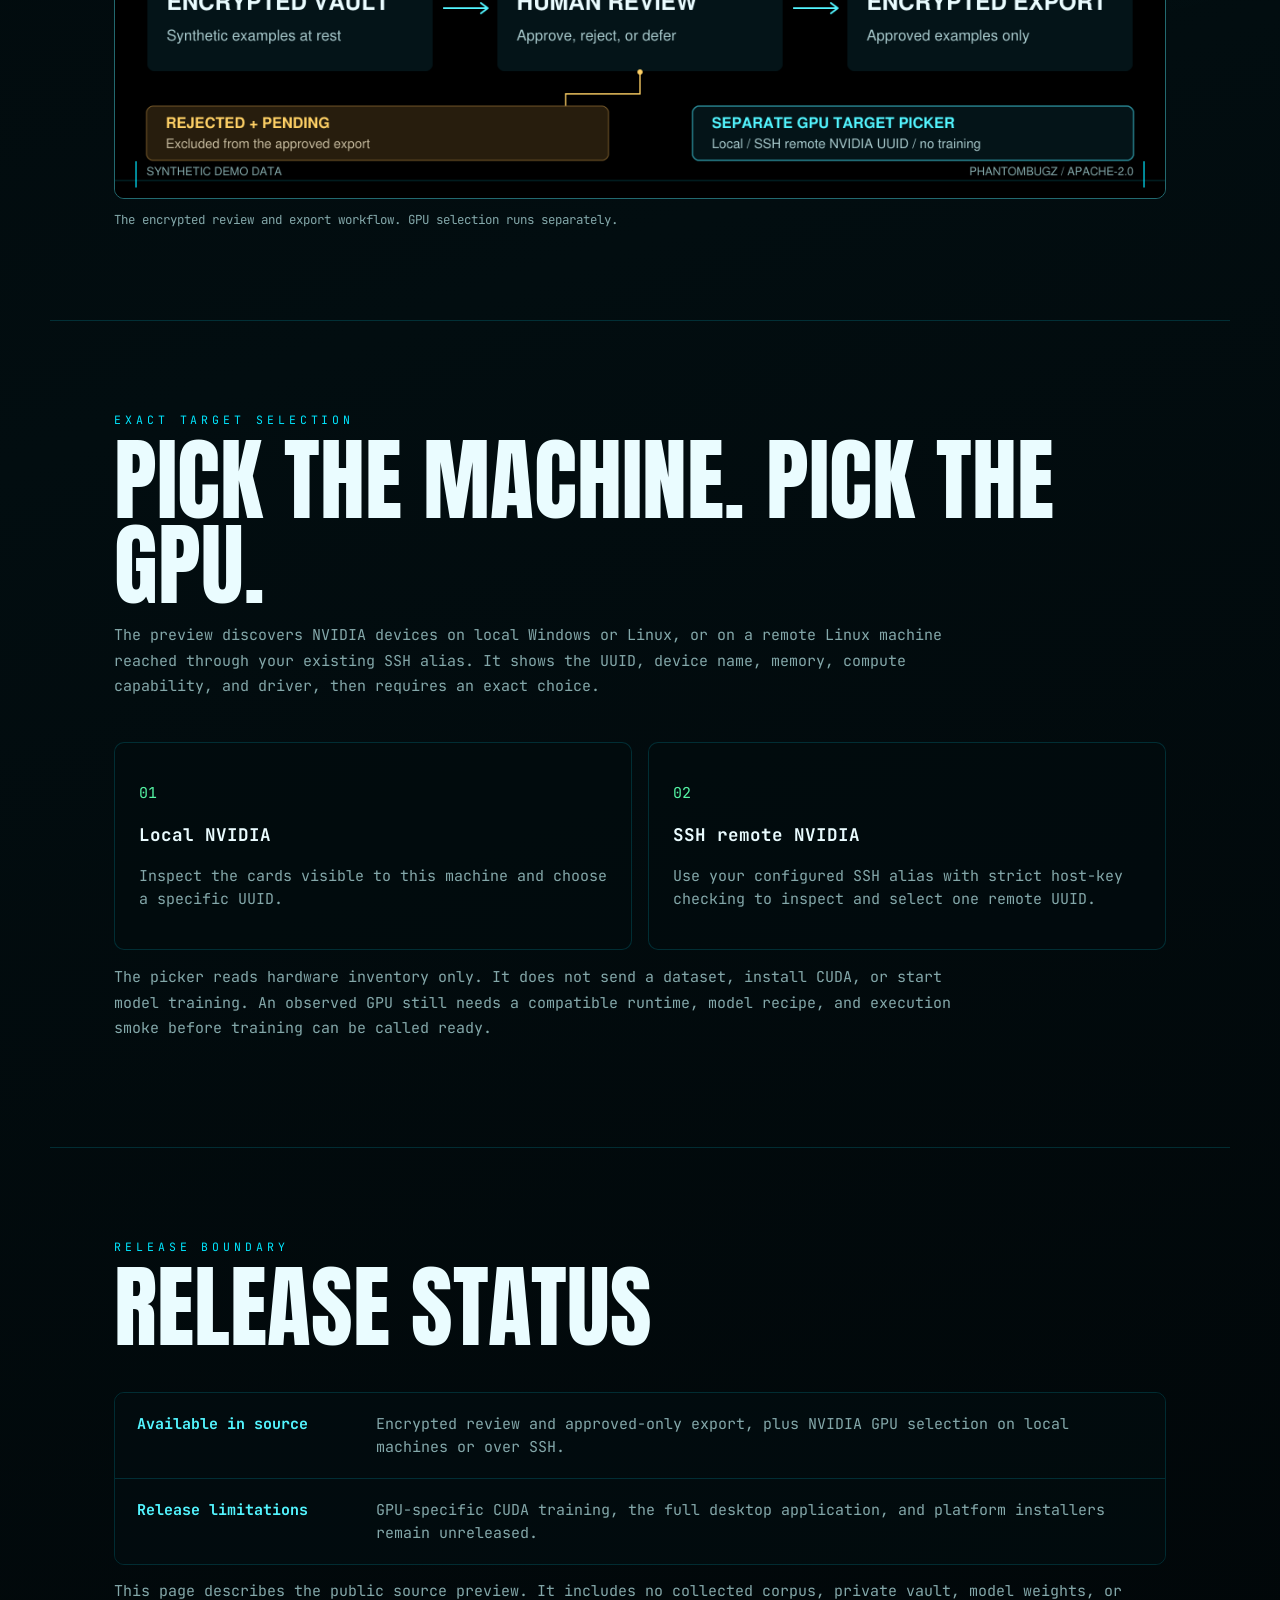
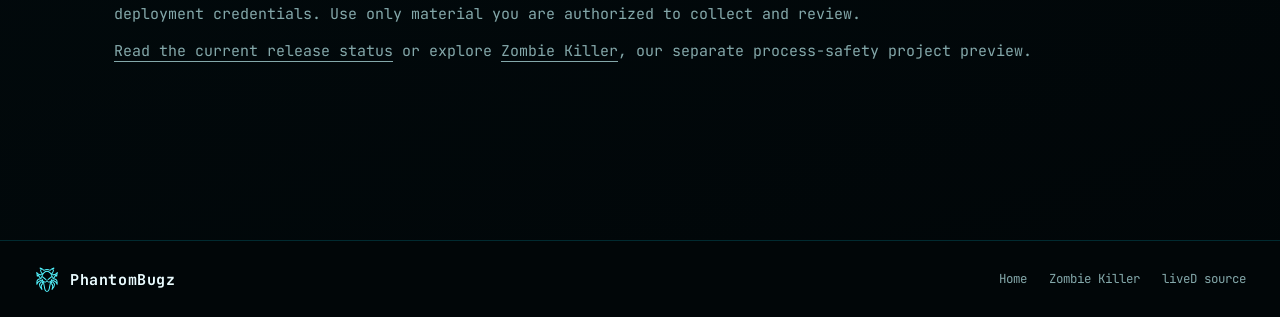
<file: lived-lora-studio.html>
<!doctype html>
<html lang="en">
<head>
  <meta charset="utf-8">
  <meta http-equiv="Content-Security-Policy" content="default-src 'self'; script-src 'self' https://static.cloudflareinsights.com; style-src 'self'; img-src 'self' data:; font-src 'self'; connect-src 'self' https://cloudflareinsights.com; media-src 'self'; object-src 'none'; base-uri 'self'; form-action 'self' mailto:; upgrade-insecure-requests">
  <meta name="referrer" content="strict-origin-when-cross-origin">
  <meta name="viewport" content="width=device-width, initial-scale=1">
  <title>liveD LoRA Studio — Reviewed Data and NVIDIA GPU Selection | PhantomBugz</title>
  <meta name="description" content="liveD LoRA Studio source preview includes encrypted review, approved-only export, and NVIDIA GPU selection on local machines or over SSH.">
  <meta name="robots" content="index, follow, max-image-preview:large">
  <meta name="theme-color" content="#010608">
  <link rel="canonical" href="https://phantombugz.com/lived-lora-studio.html">
  <meta property="og:site_name" content="PhantomBugz">
  <meta property="og:title" content="liveD LoRA Studio — Developer Preview">
  <meta property="og:description" content="Encrypted review and export for approved records, with NVIDIA GPU selection on local machines or over SSH.">
  <meta property="og:type" content="website">
  <meta property="og:url" content="https://phantombugz.com/lived-lora-studio.html">
  <meta property="og:image" content="https://phantombugz.com/assets/exports/lived-social-preview.png">
  <meta property="og:image:type" content="image/png">
  <meta property="og:image:width" content="1280">
  <meta property="og:image:height" content="640">
  <meta name="twitter:card" content="summary_large_image">
  <meta name="twitter:site" content="@phantombugz">
  <meta name="twitter:title" content="liveD LoRA Studio — PhantomBugz">
  <meta name="twitter:description" content="Encrypted review and approved-only export, with a separate NVIDIA GPU picker.">
  <meta name="twitter:image" content="https://phantombugz.com/assets/exports/lived-social-preview.png">
  <link rel="icon" href="./assets/exports/phantombugz-icon-32.png" sizes="32x32" type="image/png">
  <link rel="icon" href="./assets/exports/phantombugz-icon-16.png" sizes="16x16" type="image/png">
  <link rel="apple-touch-icon" href="./assets/exports/phantombugz-icon-180.png">
  <link rel="preload" href="./assets/fonts/anton.woff2" as="font" type="font/woff2" crossorigin>
  <link rel="preload" href="./assets/fonts/jetbrains-mono-400.woff2" as="font" type="font/woff2" crossorigin>
  <link rel="stylesheet" href="./assets/fonts/fonts.css">
  <link rel="stylesheet" href="./styles.css?v=a6f3b5e4">
  <script type="application/ld+json">
    {
      "@context": "https://schema.org",
      "@type": "SoftwareApplication",
      "name": "liveD LoRA Studio",
      "applicationCategory": "DeveloperApplication",
      "operatingSystem": "Windows, Linux",
      "license": "https://spdx.org/licenses/Apache-2.0.html",
      "url": "https://phantombugz.com/lived-lora-studio.html",
      "codeRepository": "https://github.com/PhantomBugz/lived-lora-studio",
      "author": { "@type": "Organization", "name": "PhantomBugz", "url": "https://phantombugz.com/", "sameAs": ["https://x.com/phantombugz", "https://github.com/PhantomBugz"] }
    }
  </script>
</head>
<body class="zk-page lived-page">
  <a class="skip-link" href="#lived-main">Skip to liveD LoRA Studio</a>
  <header class="site-header" aria-label="Primary">
    <a class="brand-lockup" href="./enter.html#arrival" aria-label="PhantomBugz home">
      <img src="./assets/exports/phantombugz-emblem.svg" alt="" aria-hidden="true" width="34" height="34">
    </a>
    <nav class="header-nav" aria-label="Sections">
      <a href="./enter.html">PhantomBugz</a>
      <a href="./zombie-killer.html">Zombie Killer</a>
      <a href="#quickstart">Quickstart</a>
      <a class="social-link" href="https://github.com/PhantomBugz/lived-lora-studio" rel="noopener" target="_blank" aria-label="liveD LoRA Studio source on GitHub (opens in a new tab)"><svg class="social-icon" viewBox="0 0 16 16" width="18" height="18" aria-hidden="true" focusable="false"><path fill="currentColor" d="M8 0C3.58 0 0 3.58 0 8c0 3.54 2.29 6.53 5.47 7.59.4.07.55-.17.55-.38 0-.19-.01-.82-.01-1.49-2.01.37-2.53-.49-2.69-.94-.09-.23-.48-.94-.82-1.13-.28-.15-.68-.52-.01-.53.63-.01 1.08.58 1.23.82.72 1.21 1.87.87 2.33.66.07-.52.28-.87.51-1.07-1.78-.2-3.64-.89-3.64-3.95 0-.87.31-1.59.82-2.15-.08-.2-.36-1.02.08-2.12 0 0 .67-.21 2.2.82.64-.18 1.32-.27 2-.27s1.36.09 2 .27c1.53-1.04 2.2-.82 2.2-.82.44 1.1.16 1.92.08 2.12.51.56.82 1.27.82 2.15 0 3.07-1.87 3.75-3.65 3.95.29.25.54.73.54 1.48 0 1.07-.01 1.93-.01 2.2 0 .21.15.46.55.38A8.01 8.01 0 0 0 16 8c0-4.42-3.58-8-8-8Z"/></svg></a>
    </nav>
  </header>

  <main id="lived-main" class="zk-shell" tabindex="-1">
    <section class="zk-hero lived-hero" aria-labelledby="lived-title">
      <img class="lived-hero-art" src="./assets/exports/lived-hero.png" width="1200" height="340" alt="PhantomBugz preview artwork showing encrypted review, approved-only export, and a separate local or SSH GPU picker">
      <div class="lived-hero-copy">
        <p class="eyebrow">Open source / developer preview</p>
        <h1 id="lived-title">liveD LoRA Studio</h1>
        <p class="zk-lead">Build training examples through explicit human review.</p>
        <p class="zk-intro">Review records in an encrypted local vault and export approved records as encrypted JSONL. A separate picker locates local and remote NVIDIA GPUs by UUID.</p>
        <p class="zk-status"><span>Source preview</span><span>Apache-2.0</span></p>
        <div class="zk-actions">
          <a class="zk-cta" href="https://github.com/PhantomBugz/lived-lora-studio" target="_blank" rel="noopener">Explore source on GitHub <span aria-hidden="true">&rarr;</span></a>
          <a class="zk-text-link" href="#quickstart">Verify review and export</a>
        </div>
      </div>
    </section>

    <section id="quickstart" class="zk-capabilities lived-section" aria-labelledby="lived-quickstart-title">
      <p class="eyebrow">Source quickstart</p>
      <h2 id="lived-quickstart-title">Verify the export.</h2>
      <p class="lived-section-lead">Run this command from the source checkout with Python 3.12 or newer. It creates a dedicated environment, installs the pinned cryptography dependency, and uses disposable synthetic data.</p>
      <p class="lived-command"><code>python scripts/quickstart_preview.py</code></p>
      <p class="lived-section-lead">The check confirms that only the approved record enters the encrypted JSONL export and that plaintext is absent from the staged ciphertext files.</p>
      <figure class="lived-figure">
        <img src="./assets/exports/lived-pipeline.png" width="1200" height="360" loading="lazy" alt="Preview workflow diagram: encrypted local vault, human review, approved-only encrypted export; the GPU target picker is separate and does not run training">
        <figcaption>The encrypted review and export workflow. GPU selection runs separately.</figcaption>
      </figure>
    </section>

    <section id="gpu-targets" class="zk-platforms lived-section" aria-labelledby="lived-gpu-title">
      <p class="eyebrow">Exact target selection</p>
      <h2 id="lived-gpu-title">Pick the machine. Pick the GPU.</h2>
      <p class="lived-section-lead">The preview discovers NVIDIA devices on local Windows or Linux, or on a remote Linux machine reached through your existing SSH alias. It shows the UUID, device name, memory, compute capability, and driver, then requires an exact choice.</p>
      <div class="zk-capability-grid lived-card-grid">
        <article><p class="zk-card-number">01</p><h3>Local NVIDIA</h3><p>Inspect the cards visible to this machine and choose a specific UUID.</p></article>
        <article><p class="zk-card-number">02</p><h3>SSH remote NVIDIA</h3><p>Use your configured SSH alias with strict host-key checking to inspect and select one remote UUID.</p></article>
      </div>
      <p class="lived-section-lead">The picker reads hardware inventory only. It does not send a dataset, install CUDA, or start model training. An observed GPU still needs a compatible runtime, model recipe, and execution smoke before training can be called ready.</p>
    </section>

    <section class="zk-release lived-section" aria-labelledby="lived-status-title">
      <p class="eyebrow">Release boundary</p>
      <h2 id="lived-status-title">Release status</h2>
      <dl class="zk-platform-list lived-status-list">
        <div><dt>Available in source</dt><dd>Encrypted review and approved-only export, plus NVIDIA GPU selection on local machines or over SSH.</dd></div>
        <div><dt>Release limitations</dt><dd>GPU-specific CUDA training, the full desktop application, and platform installers remain unreleased.</dd></div>
      </dl>
      <p>This page describes the public source preview. It includes no collected corpus, private vault, model weights, or deployment credentials. Use only material you are authorized to collect and review.</p>
      <p><a class="zk-text-link" href="https://github.com/PhantomBugz/lived-lora-studio/blob/main/docs/STATUS.md" target="_blank" rel="noopener">Read the current release status</a> or explore <a class="zk-text-link" href="./zombie-killer.html">Zombie Killer</a>, our separate process-safety project preview.</p>
    </section>
  </main>

  <footer class="site-footer">
    <a class="foot-mark" href="./enter.html" aria-label="PhantomBugz home">
      <img src="./assets/exports/phantombugz-emblem.svg" alt="" aria-hidden="true" width="26" height="26">
      <span>PhantomBugz</span>
    </a>
    <nav aria-label="Footer">
      <a href="./enter.html">Home</a>
      <a href="./zombie-killer.html">Zombie Killer</a>
      <a href="https://github.com/PhantomBugz/lived-lora-studio" target="_blank" rel="noopener">liveD source</a>
    </nav>
  </footer>
</body>
</html>
</file>
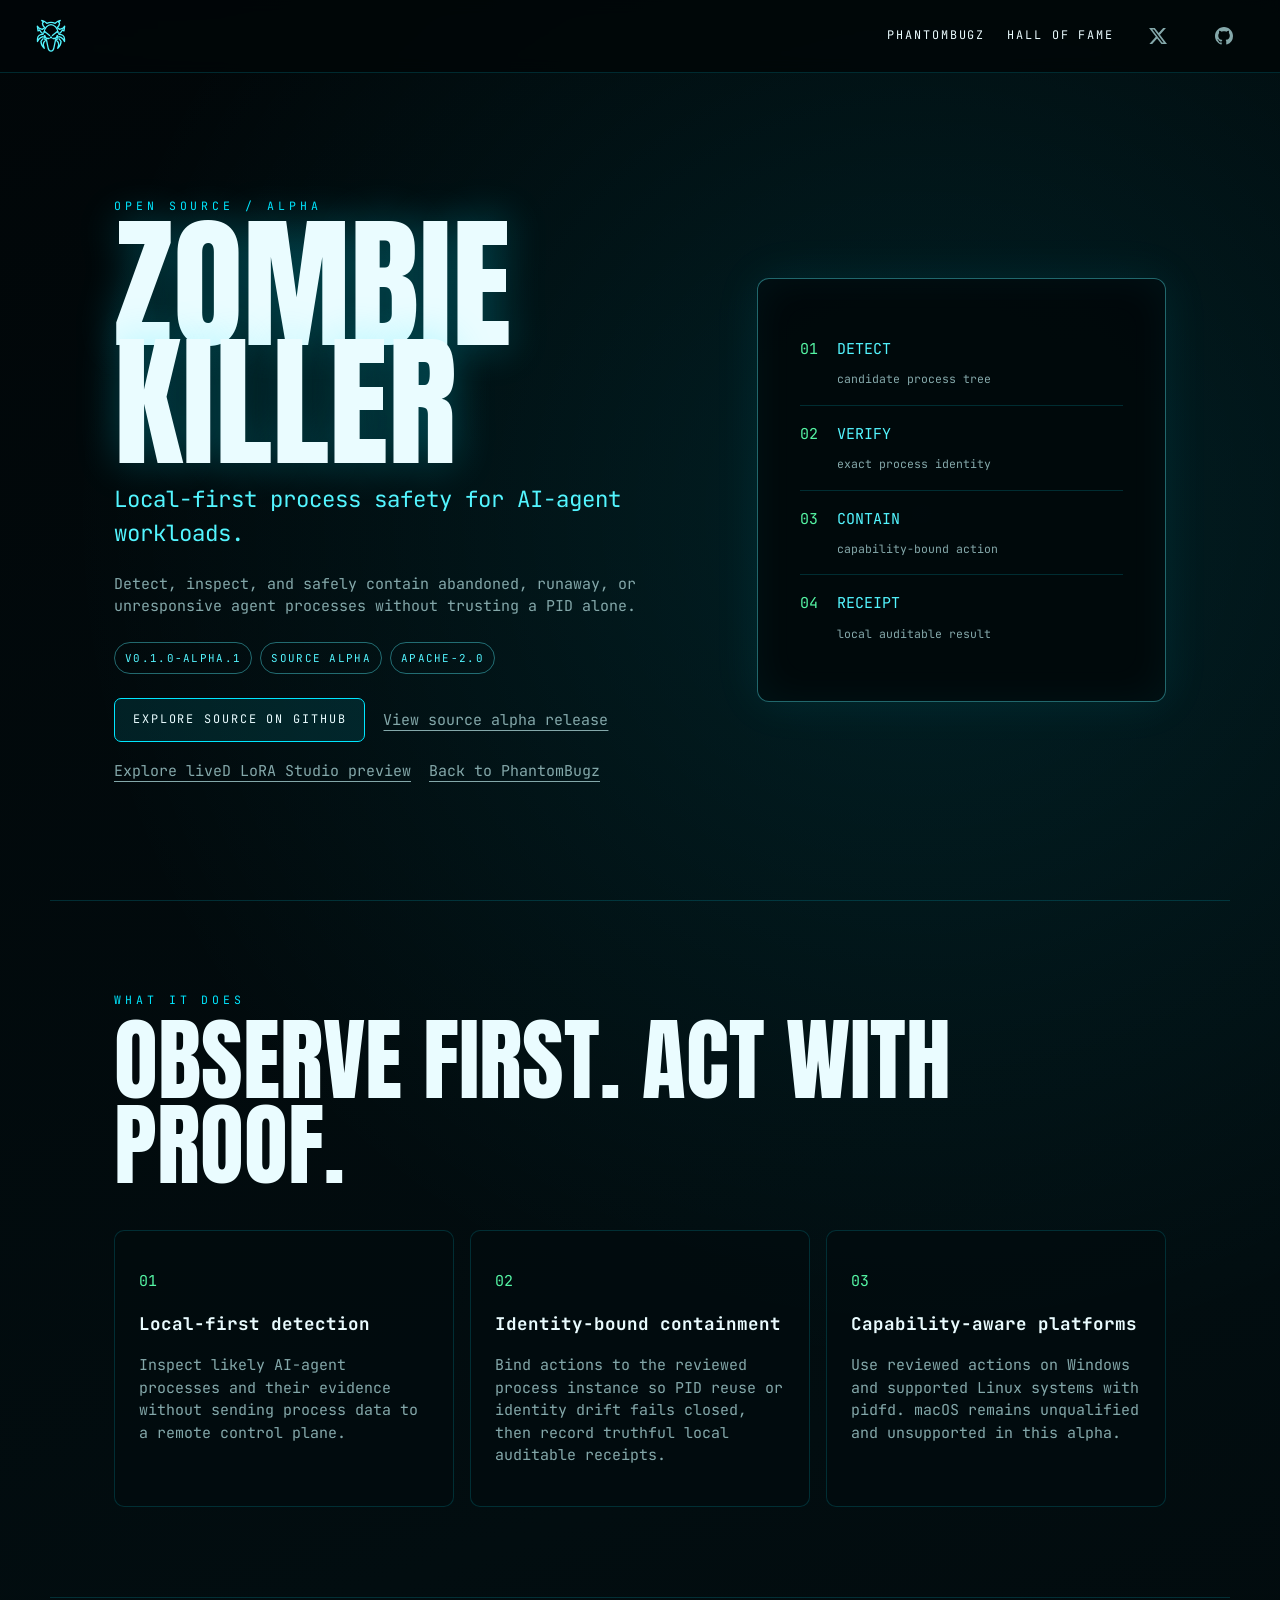
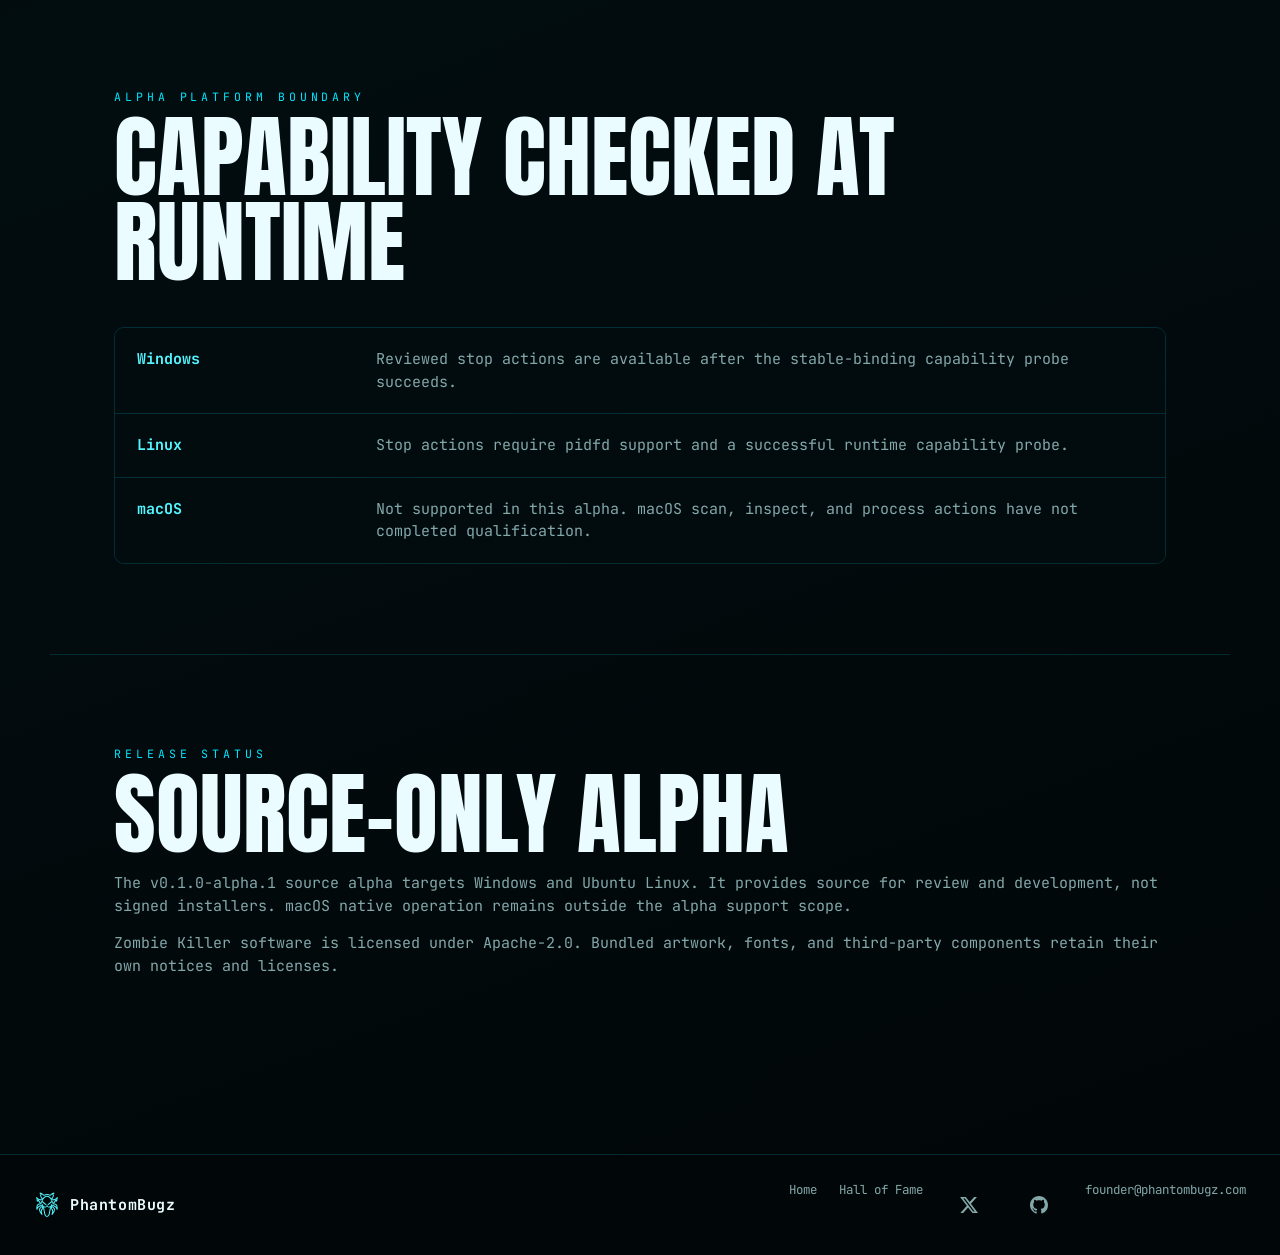
<file: zombie-killer.html>
<!doctype html>
<html lang="en">
<head>
  <meta charset="utf-8">
  <meta http-equiv="Content-Security-Policy" content="default-src 'self'; script-src 'self' https://static.cloudflareinsights.com; style-src 'self'; img-src 'self' data:; font-src 'self'; connect-src 'self' https://cloudflareinsights.com; media-src 'self'; object-src 'none'; base-uri 'self'; form-action 'self' mailto:; upgrade-insecure-requests">
  <meta name="referrer" content="strict-origin-when-cross-origin">
  <meta name="viewport" content="width=device-width, initial-scale=1">
  <title>Zombie Killer — Local-First AI-Agent Process Safety | PhantomBugz</title>
  <meta name="description" content="Meet Zombie Killer, an Apache-2.0 local-first desktop tool for detecting, reviewing, and safely containing abandoned or runaway AI-agent processes.">
  <meta name="robots" content="index, follow, max-image-preview:large">
  <meta name="theme-color" content="#010608">
  <link rel="canonical" href="https://phantombugz.com/zombie-killer.html">
  <meta property="og:site_name" content="PhantomBugz">
  <meta property="og:title" content="Zombie Killer — Local-First AI-Agent Process Safety">
  <meta property="og:description" content="Zombie Killer v0.1.0-alpha.1 source alpha targets Windows and Ubuntu Linux. macOS native operation is unsupported.">
  <meta property="og:type" content="website">
  <meta property="og:url" content="https://phantombugz.com/zombie-killer.html">
  <meta property="og:image" content="https://phantombugz.com/assets/exports/zombie-social-preview.png?v=f41a3bf2">
  <meta property="og:image:type" content="image/png">
  <meta property="og:image:width" content="1200">
  <meta property="og:image:height" content="630">
  <meta property="og:image:alt" content="Zombie Killer source alpha: local-first process safety for AI-agent workloads">
  <meta name="twitter:card" content="summary_large_image">
  <meta name="twitter:site" content="@phantombugz">
  <meta name="twitter:title" content="Zombie Killer — PhantomBugz">
  <meta name="twitter:description" content="Local-first process safety for AI-agent workloads. Source alpha for Windows and Ubuntu Linux.">
  <meta name="twitter:image" content="https://phantombugz.com/assets/exports/zombie-social-preview.png?v=f41a3bf2">
  <meta name="twitter:image:alt" content="Zombie Killer source alpha: local-first process safety for AI-agent workloads">
  <link rel="icon" href="./assets/exports/phantombugz-icon-32.png" sizes="32x32" type="image/png">
  <link rel="icon" href="./assets/exports/phantombugz-icon-16.png" sizes="16x16" type="image/png">
  <link rel="apple-touch-icon" href="./assets/exports/phantombugz-icon-180.png">
  <link rel="preload" href="./assets/fonts/anton.woff2" as="font" type="font/woff2" crossorigin>
  <link rel="preload" href="./assets/fonts/jetbrains-mono-400.woff2" as="font" type="font/woff2" crossorigin>
  <link rel="stylesheet" href="./assets/fonts/fonts.css">
  <link rel="stylesheet" href="./styles.css?v=a6f3b5e4">
  <script type="application/ld+json">
    {
      "@context": "https://schema.org",
      "@type": "SoftwareApplication",
      "name": "Zombie Killer",
      "applicationCategory": "SecurityApplication",
      "softwareVersion": "0.1.0-alpha.1",
      "operatingSystem": "Windows, Linux",
      "license": "https://spdx.org/licenses/Apache-2.0.html",
      "url": "https://phantombugz.com/zombie-killer.html",
      "author": { "@type": "Organization", "name": "PhantomBugz", "url": "https://phantombugz.com/", "sameAs": ["https://x.com/phantombugz", "https://github.com/PhantomBugz"] }
    }
  </script>
</head>
<body class="zk-page">
  <a class="skip-link" href="#zk-main">Skip to Zombie Killer</a>
  <header class="site-header" aria-label="Primary">
    <a class="brand-lockup" href="./enter.html#arrival" aria-label="PhantomBugz home">
      <img src="./assets/exports/phantombugz-emblem.svg" alt="" aria-hidden="true" width="34" height="34">
    </a>
    <nav class="header-nav" aria-label="Sections">
      <a href="./enter.html">PhantomBugz</a>
      <a href="./hall-of-fame.html">Hall of Fame</a>
      <a class="social-link" href="https://x.com/phantombugz" rel="me noopener" target="_blank" aria-label="PhantomBugz on X (opens in a new tab)"><svg class="social-icon" viewBox="0 0 24 24" width="18" height="18" aria-hidden="true" focusable="false"><path fill="currentColor" d="M18.9 1.2h3.7l-8 9.2 9.4 12.4h-7.4l-5.8-7.6-6.6 7.6H.5l8.6-9.8L.1 1.2h7.6l5.2 6.9 6-6.9Zm-1.3 19.4h2L6.5 3.3H4.3l13.3 17.3Z"/></svg></a>
      <a class="social-link" href="https://github.com/PhantomBugz" rel="me noopener" target="_blank" aria-label="PhantomBugz on GitHub (opens in a new tab)"><svg class="social-icon" viewBox="0 0 16 16" width="18" height="18" aria-hidden="true" focusable="false"><path fill="currentColor" d="M8 0C3.58 0 0 3.58 0 8c0 3.54 2.29 6.53 5.47 7.59.4.07.55-.17.55-.38 0-.19-.01-.82-.01-1.49-2.01.37-2.53-.49-2.69-.94-.09-.23-.48-.94-.82-1.13-.28-.15-.68-.52-.01-.53.63-.01 1.08.58 1.23.82.72 1.21 1.87.87 2.33.66.07-.52.28-.87.51-1.07-1.78-.2-3.64-.89-3.64-3.95 0-.87.31-1.59.82-2.15-.08-.2-.36-1.02.08-2.12 0 0 .67-.21 2.2.82.64-.18 1.32-.27 2-.27s1.36.09 2 .27c1.53-1.04 2.2-.82 2.2-.82.44 1.1.16 1.92.08 2.12.51.56.82 1.27.82 2.15 0 3.07-1.87 3.75-3.65 3.95.29.25.54.73.54 1.48 0 1.07-.01 1.93-.01 2.2 0 .21.15.46.55.38A8.01 8.01 0 0 0 16 8c0-4.42-3.58-8-8-8Z"/></svg></a>
    </nav>
  </header>

  <main id="zk-main" class="zk-shell" tabindex="-1">
    <section class="zk-hero" aria-labelledby="zk-title">
      <div class="zk-hero-copy">
        <p class="eyebrow">Open source / alpha</p>
        <h1 id="zk-title">Zombie Killer</h1>
        <p class="zk-lead">Local-first process safety for AI-agent workloads.</p>
        <p class="zk-intro">Detect, inspect, and safely contain abandoned, runaway, or unresponsive agent processes without trusting a PID alone.</p>
        <p class="zk-status"><span>v0.1.0-alpha.1</span><span>Source Alpha</span><span>Apache-2.0</span></p>
        <div class="zk-actions">
          <a class="zk-cta" href="https://github.com/PhantomBugz/Zombie-Killer-AI" target="_blank" rel="noopener">Explore source on GitHub</a>
          <a class="zk-text-link" href="https://github.com/PhantomBugz/Zombie-Killer-AI/releases/tag/v0.1.0-alpha.1" target="_blank" rel="noopener">View source alpha release</a>
          <a class="zk-text-link" href="./lived-lora-studio.html">Explore liveD LoRA Studio preview</a>
          <a class="zk-text-link" href="./enter.html">Back to PhantomBugz</a>
        </div>
      </div>
      <div class="zk-console" aria-hidden="true">
        <p><span>01</span> DETECT <b>candidate process tree</b></p>
        <p><span>02</span> VERIFY <b>exact process identity</b></p>
        <p><span>03</span> CONTAIN <b>capability-bound action</b></p>
        <p><span>04</span> RECEIPT <b>local auditable result</b></p>
      </div>
    </section>

    <section class="zk-capabilities" aria-labelledby="zk-capabilities-title">
      <p class="eyebrow">What it does</p>
      <h2 id="zk-capabilities-title">Observe first. Act with proof.</h2>
      <div class="zk-capability-grid">
        <article><p class="zk-card-number">01</p><h3>Local-first detection</h3><p>Inspect likely AI-agent processes and their evidence without sending process data to a remote control plane.</p></article>
        <article><p class="zk-card-number">02</p><h3>Identity-bound containment</h3><p>Bind actions to the reviewed process instance so PID reuse or identity drift fails closed, then record truthful local auditable receipts.</p></article>
        <article><p class="zk-card-number">03</p><h3>Capability-aware platforms</h3><p>Use reviewed actions on Windows and supported Linux systems with pidfd. macOS remains unqualified and unsupported in this alpha.</p></article>
      </div>
    </section>

    <section class="zk-platforms" aria-labelledby="zk-platforms-title">
      <p class="eyebrow">Alpha platform boundary</p>
      <h2 id="zk-platforms-title">Capability checked at runtime</h2>
      <dl class="zk-platform-list">
        <div><dt>Windows</dt><dd>Reviewed stop actions are available after the stable-binding capability probe succeeds.</dd></div>
        <div><dt>Linux</dt><dd>Stop actions require pidfd support and a successful runtime capability probe.</dd></div>
        <div><dt>macOS</dt><dd>Not supported in this alpha. macOS scan, inspect, and process actions have not completed qualification.</dd></div>
      </dl>
    </section>

    <section class="zk-release" aria-labelledby="zk-release-title">
      <p class="eyebrow">Release status</p>
      <h2 id="zk-release-title">Source-only alpha</h2>
      <p>The v0.1.0-alpha.1 source alpha targets Windows and Ubuntu Linux. It provides source for review and development, not signed installers. macOS native operation remains outside the alpha support scope.</p>
      <p>Zombie Killer software is licensed under Apache-2.0. Bundled artwork, fonts, and third-party components retain their own notices and licenses.</p>
    </section>
  </main>

  <footer class="site-footer">
    <a class="foot-mark" href="./enter.html" aria-label="PhantomBugz home">
      <img src="./assets/exports/phantombugz-emblem.svg" alt="" aria-hidden="true" width="26" height="26">
      <span>PhantomBugz</span>
    </a>
    <nav aria-label="Footer">
      <a href="./enter.html">Home</a>
      <a href="./hall-of-fame.html">Hall of Fame</a>
      <a class="social-link" href="https://x.com/phantombugz" rel="me noopener" target="_blank" aria-label="PhantomBugz on X (opens in a new tab)"><svg class="social-icon" viewBox="0 0 24 24" width="18" height="18" aria-hidden="true" focusable="false"><path fill="currentColor" d="M18.9 1.2h3.7l-8 9.2 9.4 12.4h-7.4l-5.8-7.6-6.6 7.6H.5l8.6-9.8L.1 1.2h7.6l5.2 6.9 6-6.9Zm-1.3 19.4h2L6.5 3.3H4.3l13.3 17.3Z"/></svg></a>
      <a class="social-link" href="https://github.com/PhantomBugz" rel="me noopener" target="_blank" aria-label="PhantomBugz on GitHub (opens in a new tab)"><svg class="social-icon" viewBox="0 0 16 16" width="18" height="18" aria-hidden="true" focusable="false"><path fill="currentColor" d="M8 0C3.58 0 0 3.58 0 8c0 3.54 2.29 6.53 5.47 7.59.4.07.55-.17.55-.38 0-.19-.01-.82-.01-1.49-2.01.37-2.53-.49-2.69-.94-.09-.23-.48-.94-.82-1.13-.28-.15-.68-.52-.01-.53.63-.01 1.08.58 1.23.82.72 1.21 1.87.87 2.33.66.07-.52.28-.87.51-1.07-1.78-.2-3.64-.89-3.64-3.95 0-.87.31-1.59.82-2.15-.08-.2-.36-1.02.08-2.12 0 0 .67-.21 2.2.82.64-.18 1.32-.27 2-.27s1.36.09 2 .27c1.53-1.04 2.2-.82 2.2-.82.44 1.1.16 1.92.08 2.12.51.56.82 1.27.82 2.15 0 3.07-1.87 3.75-3.65 3.95.29.25.54.73.54 1.48 0 1.07-.01 1.93-.01 2.2 0 .21.15.46.55.38A8.01 8.01 0 0 0 16 8c0-4.42-3.58-8-8-8Z"/></svg></a>
      <a href="mailto:founder@phantombugz.com">founder@phantombugz.com</a>
    </nav>
  </footer>
</body>
</html>
</file>
<file: assets/fonts/fonts.css>
@font-face {
  font-family: "Anton";
  font-style: normal;
  font-weight: 400;
  font-display: swap;
  src: url("./anton.woff2") format("woff2");
}

@font-face {
  font-family: "JetBrains Mono";
  font-style: normal;
  font-weight: 400;
  font-display: swap;
  src: url("./jetbrains-mono-400.woff2") format("woff2");
}

@font-face {
  font-family: "JetBrains Mono";
  font-style: normal;
  font-weight: 700;
  font-display: swap;
  src: url("./jetbrains-mono-700.woff2") format("woff2");
}
</file>
<file: styles.css>
:root {
  color-scheme: dark;
  --base: #010608;
  --surface: #020a0d;
  --surface-2: #041418;
  --panel: rgba(2, 12, 15, .72);
  --cyan: #00e7ff;
  --cyan-2: #53f5ff;
  --green: #55f6a5;
  --amber: #ffd166;
  --muted: #84a8aa;
  --ink: #eafcff;
  --line: rgba(0, 231, 255, .16);
  --line-strong: rgba(83, 245, 255, .4);
  --glow: 0 0 22px rgba(0, 231, 255, .4);
  --font-display: "Anton", Impact, "Arial Narrow", sans-serif;
  --font-mono: "JetBrains Mono", ui-monospace, "Courier New", monospace;
  --approach: 0;
}

* {
  box-sizing: border-box;
}

html {
  scroll-behavior: smooth;
  scroll-padding-top: 84px;
}

body {
  margin: 0;
  min-height: 100vh;
  background: var(--base);
  color: var(--ink);
  font-family: var(--font-mono);
  font-size: 15px;
  line-height: 1.5;
  overflow-x: hidden;
  -webkit-font-smoothing: antialiased;
}

/* While the gate is up, lock scroll behind it. */
body.gate-open {
  overflow: hidden;
  height: 100vh;
  height: 100dvh;
}

/* ---------- Enter gate ---------- */

.gate {
  position: fixed;
  inset: 0;
  z-index: 100;
  display: grid;
  place-items: center;
  background: radial-gradient(circle at 50% 46%, #04171c 0%, #010608 60%, #000 100%);
  cursor: pointer;
  overflow: hidden;
  transition: opacity .9s ease, transform .9s cubic-bezier(.7, 0, .84, 0), filter .9s ease;
}

#gate-canvas {
  position: absolute;
  inset: 0;
  width: 100%;
  height: 100%;
}

.gate-inner {
  position: relative;
  z-index: 2;
  display: grid;
  justify-items: center;
  gap: 20px;
  text-align: center;
  pointer-events: none;
}

.gate-emblem {
  width: clamp(102px, 14vw, 146px);
  height: clamp(102px, 14vw, 146px);
  object-fit: contain;
  filter: drop-shadow(0 0 14px rgba(0, 231, 255, .28));
}

.gate-name {
  margin: 0;
  font-family: var(--font-mono);
  font-weight: 700;
  font-size: clamp(.8rem, 2.2vw, 1.05rem);
  letter-spacing: .6em;
  text-indent: .6em;
  color: var(--cyan);
}

.gate-intro {
  margin: -8px 0 0;
  max-width: 34ch;
  padding: 0 16px;
  font-family: var(--font-mono);
  font-size: clamp(.7rem, 1.6vw, .82rem);
  line-height: 1.6;
  letter-spacing: .08em;
  color: var(--muted);
}

/* The link's hit area covers the whole gate, so clicking anywhere enters. */
.gate-link {
  color: inherit;
  text-decoration: none;
  pointer-events: auto;
}
.gate-link::after {
  content: "";
  position: absolute;
  inset: -100vmax;
}
.gate-link:focus-visible {
  outline: none;
}

.gate-enter {
  margin: 6px 0 0;
  font-size: .72rem;
  letter-spacing: .4em;
  text-indent: .4em;
  text-transform: uppercase;
  color: var(--ink);
}

.gate-enter span {
  display: inline-block;
  padding: 10px 22px;
  border: 1px solid var(--line-strong);
  border-radius: 4px;
}

.gate:hover .gate-enter span,
.gate-link:focus-visible span {
  color: var(--ink);
  border-color: var(--cyan);
  box-shadow: 0 0 26px rgba(0, 231, 255, .3);
}

/* Forceful exit: the gate rushes at the viewer and whites out to cyan. */
.gate.entering {
  opacity: 0;
  transform: scale(2.6);
  filter: brightness(2.4) blur(6px);
  pointer-events: none;
}

.gate.gone {
  display: none;
}

/* Cyan flash that floods the screen at the moment of entry. */
.gate-flash {
  position: fixed;
  inset: 0;
  z-index: 99;
  background: radial-gradient(circle at 50% 46%, rgba(120, 244, 255, .9), rgba(0, 231, 255, .5) 40%, transparent 72%);
  opacity: 0;
  pointer-events: none;
}

.gate-flash.fire {
  animation: gateFlash 1s ease-out forwards;
}

@keyframes gateFlash {
  0% { opacity: 0; }
  18% { opacity: 1; }
  100% { opacity: 0; }
}

a {
  color: inherit;
  text-decoration: none;
}

a:focus-visible,
:focus-visible {
  outline: 2px solid var(--cyan);
  outline-offset: 3px;
}

/* The skip-link target receives programmatic focus (tabindex="-1"); don't draw a
   focus ring around the whole content section when it does. */
#arrival:focus,
#arrival:focus-visible {
  outline: none;
}

.skip-link {
  position: fixed;
  top: -100px;
  left: 12px;
  z-index: 60;
  display: inline-flex;
  align-items: center;
  min-height: 44px;
  padding: 8px 14px;
  background: var(--surface);
  border: 1px solid var(--line-strong);
  border-radius: 6px;
  font-size: .8rem;
}

.skip-link:focus {
  top: 12px;
}

/* ---------- Sling (corridor releases into the main page) ---------- */

.sling {
  position: fixed;
  inset: 0;
  z-index: 90;
  background: radial-gradient(circle at 50% 44%, rgba(150, 248, 255, .95), rgba(0, 231, 255, .55) 38%, transparent 74%);
  opacity: 0;
  transform: scale(.2);
  pointer-events: none;
}

.sling.fire {
  animation: slingRush .72s cubic-bezier(.6, 0, .3, 1) forwards;
}

@keyframes slingRush {
  0% { opacity: 0; transform: scale(.2); }
  40% { opacity: 1; transform: scale(1.4); }
  100% { opacity: 1; transform: scale(3.4); }
}

/* ---------- Roaming beetles on the main page ---------- */

.roam {
  position: fixed;
  inset: 0;
  width: 100%;
  height: 100%;
  z-index: 0;
  pointer-events: none;
  opacity: .55;
  filter: drop-shadow(0 0 3px rgba(0, 231, 255, .45));
}

.main-page main,
.main-page .site-header,
.main-page .site-footer {
  position: relative;
  z-index: 1;
}

/* Let the roaming beetles show through the section backgrounds on the main page. */
.main-page {
  background: var(--base);
}

.main-page .arrival {
  background:
    radial-gradient(circle at 50% 20%, rgba(0, 231, 255, .06), transparent 52%),
    linear-gradient(to bottom, rgba(1, 6, 8, .72), rgba(1, 8, 10, .6) 60%, rgba(1, 6, 8, .72));
}

.main-page .site-header {
  background: var(--base);
  backdrop-filter: none;
}

.main-page .signal {
  background: rgba(2, 10, 13, .82);
}

/* ---------- Header ---------- */

.site-header {
  position: fixed;
  inset: 0 0 auto 0;
  z-index: 40;
  display: flex;
  align-items: center;
  justify-content: space-between;
  gap: 20px;
  padding: 14px 34px;
  background: linear-gradient(to bottom, rgba(1, 6, 8, .82), rgba(1, 6, 8, 0));
  backdrop-filter: blur(8px);
}

.brand-lockup img {
  display: block;
  width: 34px;
  height: 34px;
  object-fit: contain;
}

.header-nav {
  display: flex;
  gap: 22px;
  font-size: .74rem;
  letter-spacing: .16em;
  text-transform: uppercase;
  color: var(--ink);
}

.header-nav a:hover {
  color: var(--cyan-2);
}

/* ---------- Corridor ---------- */

.corridor {
  position: relative;
  height: 240vh;
  background: var(--base);
}

.corridor-viewport {
  position: sticky;
  top: 0;
  height: 100vh;
  height: 100dvh; /* track the mobile URL bar so the sticky stage matches the viewport */
  overflow: hidden;
  perspective: 900px;
  perspective-origin: 50% 44%;
  background:
    radial-gradient(circle at 50% 42%, rgba(0, 231, 255, calc(.05 + var(--approach) * .12)), transparent 46%),
    var(--base);
}

.corridor-space {
  position: absolute;
  inset: 0;
  transform-style: preserve-3d;
  --dolly: 120px;
  transform: translateZ(var(--dolly));
  will-change: transform;
}

/* Each wall is a long plane pushed back along Z, forming a tunnel. */
.surface {
  position: absolute;
  left: 50%;
  top: 50%;
  overflow: hidden;
}

.surface canvas {
  display: block;
  width: 100%;
  height: 100%;
  /* Cheap GPU bloom: one drop-shadow pass gives every glyph an emissive halo
     without the per-glyph canvas shadowBlur that tanks the frame rate. */
  filter: drop-shadow(0 0 3px rgba(0, 231, 255, .85)) drop-shadow(0 0 7px rgba(0, 231, 255, .35));
}

/* Tunnel is 1400 wide, 900 tall, 2600 deep (px, pre-perspective). */
.surface--floor,
.surface--ceiling {
  width: 1400px;
  height: 2600px;
  margin-left: -700px;
  margin-top: -1300px;
  background: linear-gradient(to top, var(--surface) 0%, #030f12 55%, #010a0c 100%);
}

.surface--floor {
  transform: rotateX(90deg) translateZ(-450px);
  box-shadow: inset 0 -60px 120px rgba(0, 231, 255, .05);
}

.surface--ceiling {
  transform: rotateX(-90deg) translateZ(-450px);
  background: linear-gradient(to bottom, var(--surface) 0%, #030f12 55%, #010a0c 100%);
}

.surface--left,
.surface--right {
  width: 2600px;
  height: 900px;
  margin-left: -1300px;
  margin-top: -450px;
  background: linear-gradient(to right, #010a0c, #030f12 55%, var(--surface));
}

.surface--left {
  transform: rotateY(90deg) translateZ(-700px);
}

.surface--right {
  transform: rotateY(-90deg) translateZ(-700px);
  background: linear-gradient(to left, #010a0c, #030f12 55%, var(--surface));
}

/* Emblem sits deep at the vanishing point as the light source. */
.corridor-emblem {
  position: absolute;
  left: 50%;
  top: 44%;
  width: 340px;
  height: 340px;
  margin-left: -170px;
  margin-top: -170px;
  transform: translateZ(-1240px);
  display: grid;
  place-items: center;
}

/* A halo of light behind the emblem, as if it lights the whole tunnel. */
.corridor-emblem::before {
  content: "";
  position: absolute;
  inset: -40%;
  background: radial-gradient(circle, rgba(0, 231, 255, calc(.22 + var(--approach) * .28)), transparent 62%);
  filter: blur(12px);
}

.corridor-emblem img {
  position: relative;
  width: 100%;
  height: 100%;
  object-fit: contain;
  opacity: calc(.7 + var(--approach) * .3);
  filter:
    drop-shadow(0 0 calc(16px + var(--approach) * 44px) rgba(0, 231, 255, calc(.75 + var(--approach) * .25)))
    drop-shadow(0 0 100px rgba(0, 231, 255, .5))
    brightness(calc(1 + var(--approach) * .3));
}

.scroll-cue {
  position: absolute;
  left: 50%;
  bottom: 26px;
  transform: translateX(-50%);
  margin: 0;
  display: flex;
  flex-direction: column;
  align-items: center;
  gap: 8px;
  font-size: .68rem;
  letter-spacing: .34em;
  text-transform: uppercase;
  color: var(--cyan);
  text-shadow: 0 0 10px rgba(0, 231, 255, .5);
  opacity: calc(1 - var(--approach) * 2.4);
  pointer-events: none;
}

/* Animated down-chevron so the scroll affordance is unmistakable (esp. on mobile). */
.scroll-cue::after {
  content: "";
  width: 14px;
  height: 14px;
  border-right: 2px solid var(--cyan);
  border-bottom: 2px solid var(--cyan);
  transform: rotate(45deg);
  animation: cueChevron 1.8s ease-in-out infinite;
}

.scroll-cue span {
  display: inline-block;
  animation: cuePulse 2.6s ease-in-out infinite;
}

@keyframes cuePulse {
  0%, 100% { opacity: .5; }
  50% { opacity: 1; }
}

@keyframes cueChevron {
  0%, 100% { opacity: .4; transform: rotate(45deg) translate(-2px, -2px); }
  50% { opacity: 1; transform: rotate(45deg) translate(2px, 2px); }
}

/* ---------- Arrival ---------- */

.arrival {
  position: relative;
  z-index: 2;
  display: grid;
  justify-items: center;
  text-align: center;
  gap: 14px;
  padding: clamp(54px, 8vh, 116px) 24px clamp(48px, 8vh, 110px);
  background:
    radial-gradient(circle at 50% 20%, rgba(0, 231, 255, .08), transparent 52%),
    linear-gradient(to bottom, var(--base), #01080a 60%, var(--base));
}

.arrival-mark {
  width: 104px;
  height: 104px;
  object-fit: contain;
  filter: drop-shadow(0 0 10px rgba(0, 231, 255, .24));
}

.arrival-name {
  margin: 0;
  font-family: var(--font-mono);
  font-weight: 700;
  font-size: .82rem;
  letter-spacing: .52em;
  text-indent: .52em;
  color: var(--cyan);
}

.manifesto {
  margin: 0;
  max-width: 20ch;
  font-family: var(--font-display);
  font-weight: 400;
  font-size: clamp(2.4rem, 7vw, 6rem);
  line-height: .95;
  letter-spacing: .01em;
  text-transform: uppercase;
  color: var(--ink);
}

.manifesto .line {
  display: block;
}

.manifesto .line:last-child {
  color: var(--cyan-2);
}

.arrival-sub {
  margin: 0;
  max-width: 46ch;
  color: var(--muted);
  font-size: 1rem;
  letter-spacing: .02em;
}

.arrival-actions {
  display: flex;
  min-width: 0;
  max-width: 100%;
  flex-wrap: wrap;
  justify-content: center;
  gap: 12px;
  margin-top: 4px;
}

.arrival-actions a {
  max-width: 100%;
  justify-content: center;
  text-align: center;
  overflow-wrap: anywhere;
}

/* ---------- Shared section type ---------- */

.eyebrow {
  margin: 0 0 10px;
  font-size: .72rem;
  letter-spacing: .34em;
  text-transform: uppercase;
  color: var(--cyan);
}

.hof-head h2,
.hof-title,
.signal-head h2 {
  margin: 0;
  font-family: var(--font-display);
  font-weight: 400;
  font-size: clamp(2rem, 5vw, 3.4rem);
  line-height: 1;
  text-transform: uppercase;
  letter-spacing: .015em;
}

/* ---------- Hall of Fame ---------- */

.hof {
  position: relative;
  z-index: 2;
  padding: clamp(60px, 10vh, 120px) clamp(20px, 5vw, 64px) clamp(70px, 12vh, 130px);
  border-top: 1px solid var(--line);
  background: linear-gradient(to bottom, #01080a, var(--base));
}

.main-page .hof {
  background: linear-gradient(to bottom, rgba(1, 8, 10, .55), rgba(1, 6, 8, .72));
}

.hof-head,
.hof-list,
.hof-empty,
.hof-foot {
  max-width: 1180px;
  margin-inline: auto;
}

.hof-head {
  margin-bottom: 36px;
}

.hof-caption {
  margin: 16px 0 0;
  max-width: 62ch;
  color: var(--muted);
}

.hof-list {
  display: grid;
  grid-template-columns: repeat(auto-fill, minmax(min(260px, 100%), 1fr));
  gap: 18px;
  margin-top: 0;
  margin-bottom: 0;
  padding: 0;
  list-style: none;
}

.hof-list[hidden] {
  display: none;
}

.hof-entry:only-child {
  grid-column: 1 / -1;
  max-width: 720px;
}

.hof-entry {
  min-width: 0;
  padding: 22px;
  border: 1px solid var(--line);
  background: rgba(2, 12, 15, .82);
  overflow-wrap: anywhere;
}

.hof-entry h3 {
  margin: 8px 0 10px;
  font-size: 1rem;
  letter-spacing: .04em;
}

.hof-entry h3 a {
  color: inherit;
}

.hof-entry p {
  margin: 0;
  color: var(--muted);
  font-size: .86rem;
  line-height: 1.6;
}

.hof-meta {
  display: flex;
  flex-wrap: wrap;
  gap: 6px 12px;
  font-size: .66rem;
  letter-spacing: .18em;
  text-transform: uppercase;
  color: var(--cyan);
}

.hof-published {
  margin: 28px auto 12px;
  max-width: 1180px;
  font-size: .66rem;
  letter-spacing: .3em;
  text-transform: uppercase;
  color: var(--muted);
}

.hof-empty {
  margin-block: 0;
  padding: clamp(18px, 4vw, 30px) clamp(16px, 4vw, 26px);
  border: 1px solid var(--line);
  border-inline-start: 2px solid var(--cyan-2);
  background: var(--surface);
  color: var(--ink);
}

.hof-foot {
  display: flex;
  flex-wrap: wrap;
  align-items: center;
  gap: 14px 24px;
  margin-top: 32px;
}

.hof-cta,
.hof-more {
  display: inline-flex;
  align-items: center;
  min-width: 44px;
  min-height: 44px;
  padding: 0 18px;
  border: 1px solid var(--cyan);
  color: var(--cyan);
  font-size: .74rem;
  letter-spacing: .2em;
  text-transform: uppercase;
  text-decoration: none;
}

.hof-more {
  border-color: var(--line-strong);
  color: var(--ink);
}

.arrival-actions .hof-cta {
  gap: .7em;
  background: var(--cyan-2);
  color: var(--base);
}

.arrival-actions .hof-cta:hover,
.arrival-actions .hof-cta:focus-visible {
  background: var(--ink);
  color: var(--base);
}

.hof-cta:hover,
.hof-cta:focus-visible,
.hof-more:hover,
.hof-more:focus-visible {
  background: rgba(0, 231, 255, .08);
  color: #fff;
}

.hof-page .header-nav a {
  display: inline-flex;
  align-items: center;
  min-width: 44px;
  min-height: 44px;
}

.hof-page main {
  min-height: 100vh;
  min-height: 100dvh;
}

.hof-page .hof {
  padding-top: clamp(110px, 16vh, 160px);
}

/* ---------- Zombie Killer ---------- */

.main-page .header-nav a,
.zk-page .header-nav a {
  display: inline-flex;
  align-items: center;
  min-width: 44px;
  min-height: 44px;
}

.main-page .zk-feature {
  background: linear-gradient(135deg, rgba(2, 16, 20, .9), rgba(1, 6, 8, .78));
}

.zk-feature {
  position: relative;
  z-index: 2;
  padding: clamp(64px, 11vh, 124px) clamp(20px, 5vw, 64px);
  border-top: 1px solid var(--line);
  overflow: hidden;
}

.zk-feature-grid {
  max-width: 1180px;
  margin: 0 auto;
  display: grid;
  grid-template-columns: minmax(0, 1.1fr) minmax(280px, .9fr);
  gap: clamp(36px, 7vw, 96px);
  align-items: center;
}

.competition {
  background: var(--surface);
}

.competition-results {
  display: grid;
  grid-template-columns: repeat(2, minmax(0, 1fr));
  gap: 1px;
  min-width: 0;
  margin: 0;
  border: 1px solid var(--line);
  background: var(--line);
}

.competition-results > div {
  min-width: 0;
  padding: clamp(14px, 2vw, 24px);
  background: var(--surface-2);
}

.competition-results dt {
  color: var(--muted);
  font-size: .75rem;
}

.competition-results dd {
  margin: 8px 0 0;
  color: var(--cyan-2);
  font-size: clamp(1.4rem, 3vw, 2.25rem);
  font-weight: 700;
  line-height: 1.15;
  font-variant-numeric: tabular-nums;
}

.competition-results small {
  display: block;
  margin-top: 4px;
  color: var(--ink);
  font-size: .52em;
  font-weight: 400;
}

.zk-feature h2,
.zk-capabilities h2,
.zk-platforms h2,
.zk-release h2 {
  margin: 0;
  font-family: var(--font-display);
  font-weight: 400;
  font-size: clamp(2.4rem, 7vw, 5.6rem);
  line-height: .95;
  text-transform: uppercase;
}

.zk-feature-lead,
.zk-lead {
  color: var(--cyan-2);
  font-size: clamp(1.05rem, 2vw, 1.4rem);
}

.zk-feature-text,
.zk-intro,
.zk-release > p:not(.eyebrow),
.zk-platform-list dd,
.zk-capability-grid article > p:last-child {
  color: var(--muted);
}

.zk-feature-meta,
.zk-status {
  display: flex;
  flex-wrap: wrap;
  gap: 8px;
  margin: 24px 0;
}

.zk-feature-meta span,
.zk-status span {
  padding: 7px 10px;
  border: 1px solid var(--line-strong);
  border-radius: 999px;
  color: var(--cyan-2);
  font-size: .68rem;
  letter-spacing: .12em;
  text-transform: uppercase;
}

.zk-cta {
  display: inline-flex;
  align-items: center;
  justify-content: center;
  gap: 12px;
  min-width: 44px;
  min-height: 44px;
  padding: 12px 18px;
  border: 1px solid var(--cyan);
  border-radius: 7px;
  background: rgba(0, 231, 255, .1);
  color: var(--ink);
  font-size: .74rem;
  letter-spacing: .16em;
  text-transform: uppercase;
}

.zk-cta:hover {
  background: rgba(0, 231, 255, .2);
  box-shadow: var(--glow);
}

.zk-process-map,
.zk-console {
  padding: clamp(22px, 5vw, 42px);
  border: 1px solid var(--line-strong);
  border-radius: 12px;
  background: rgba(1, 8, 10, .92);
  box-shadow: inset 0 0 42px rgba(0, 231, 255, .05), 0 0 48px rgba(0, 231, 255, .08);
}

.zk-process-map {
  display: grid;
  gap: 15px;
}

.zk-process-map span {
  color: var(--cyan-2);
  letter-spacing: .18em;
}

.zk-process-map i {
  width: 1px;
  height: 20px;
  margin-left: 7px;
  background: linear-gradient(var(--cyan), transparent);
}

.zk-page {
  background: radial-gradient(circle at 72% 18%, rgba(0, 231, 255, .1), transparent 34%), linear-gradient(160deg, #010608, #020d10 52%, #010608);
}

.zk-page .site-header {
  background: rgba(1, 6, 8, .86);
  border-bottom: 1px solid var(--line);
}

.zk-shell {
  min-height: 100vh;
  padding-top: 80px;
}

.zk-shell:focus,
.zk-shell:focus-visible {
  outline: none;
}

.zk-hero,
.zk-capabilities,
.zk-platforms,
.zk-release {
  max-width: 1180px;
  margin: 0 auto;
  padding: clamp(64px, 10vh, 112px) clamp(20px, 5vw, 64px);
}

.zk-hero {
  min-height: calc(100vh - 80px);
  display: grid;
  grid-template-columns: minmax(0, 1.15fr) minmax(300px, .85fr);
  gap: clamp(38px, 7vw, 94px);
  align-items: center;
}

.zk-hero h1 {
  margin: 0;
  font-family: var(--font-display);
  font-size: clamp(4rem, 12vw, 9rem);
  font-weight: 400;
  line-height: .82;
  text-transform: uppercase;
  text-shadow: 0 0 42px rgba(0, 231, 255, .28);
}

.zk-actions {
  display: flex;
  flex-wrap: wrap;
  gap: 18px;
  align-items: center;
}

.zk-text-link {
  color: var(--muted);
  text-decoration: underline;
  text-underline-offset: 5px;
}

.zk-console p {
  display: grid;
  grid-template-columns: 3ch 1fr;
  gap: 10px;
  margin: 0;
  padding: 17px 0;
  border-bottom: 1px solid var(--line);
  color: var(--cyan-2);
}

.zk-console p:last-child { border-bottom: 0; }
.zk-console span { color: var(--green); }
.zk-console b { grid-column: 2; color: var(--muted); font-size: .72rem; font-weight: 400; }

.zk-feature-text,
.zk-intro,
.zk-console b,
.zk-capability-grid p,
.zk-platform-list dd,
.zk-release p {
  overflow-wrap: anywhere;
}

.zk-capabilities,
.zk-platforms,
.zk-release {
  border-top: 1px solid var(--line);
}

.zk-capability-grid {
  display: grid;
  grid-template-columns: repeat(3, minmax(0, 1fr));
  gap: 16px;
  margin-top: 42px;
}

.zk-capability-grid article {
  padding: 24px;
  border: 1px solid var(--line);
  border-radius: 10px;
  background: var(--panel);
}

.zk-card-number { color: var(--green); }

.zk-platform-list {
  margin: 42px 0 0;
  border: 1px solid var(--line);
  border-radius: 10px;
  overflow: hidden;
}

.zk-platform-list > div {
  display: grid;
  grid-template-columns: minmax(100px, .28fr) 1fr;
  gap: 24px;
  padding: 20px 22px;
  border-bottom: 1px solid var(--line);
  background: rgba(2, 12, 15, .68);
}

.zk-platform-list > div:last-child { border-bottom: 0; }
.zk-platform-list dt { color: var(--cyan-2); font-weight: 700; }
.zk-platform-list dd { margin: 0; }
.zk-release { margin-bottom: clamp(40px, 8vh, 90px); }

/* ---------- liveD LoRA Studio preview ---------- */

.lived-page .lived-hero {
  display: block;
  min-height: 0;
  padding-top: clamp(34px, 6vw, 76px);
}

.lived-hero-art,
.lived-figure img {
  display: block;
  width: 100%;
  height: auto;
  border: 1px solid var(--line-strong);
  border-radius: 10px;
}

.lived-hero-copy {
  max-width: 920px;
  margin-top: clamp(44px, 7vw, 76px);
}

.lived-page .lived-hero h1 {
  font-size: clamp(3.3rem, 9vw, 7.3rem);
  overflow-wrap: anywhere;
}

.lived-section-lead {
  max-width: 880px;
  color: var(--muted);
  line-height: 1.7;
  overflow-wrap: anywhere;
}

.lived-command {
  max-width: 880px;
  margin: 30px 0;
  padding: 22px 24px;
  border: 1px solid var(--line-strong);
  border-radius: 10px;
  background: var(--panel);
  color: var(--green);
  overflow-x: auto;
}

.lived-figure {
  margin: 40px 0 0;
}

.lived-figure figcaption {
  margin-top: 12px;
  color: var(--muted);
  font-size: .78rem;
}

.lived-card-grid {
  grid-template-columns: repeat(2, minmax(0, 1fr));
}

/* ---------- Signal ---------- */

.signal {
  position: relative;
  z-index: 2;
  padding: clamp(50px, 8vh, 90px) clamp(20px, 5vw, 64px) clamp(56px, 9vh, 100px);
  border-top: 1px solid var(--line);
  background: var(--surface);
}

.signal-head {
  max-width: 1180px;
  margin: 0 auto 26px;
}

.signal-note {
  margin: 12px 0 0;
  color: var(--muted);
  line-height: 1.55;
}

.signal-row {
  max-width: 1180px;
  margin: 0 auto;
  display: grid;
  grid-template-columns: repeat(5, minmax(0, 1fr));
  gap: 1px;
  border: 1px solid var(--line);
  background: var(--line);
}

.signal-row[hidden] {
  display: none;
}

.signal-cell {
  display: grid;
  gap: 8px;
  padding: 18px 16px;
  background: var(--surface-2);
}

.signal-cell span {
  font-size: .68rem;
  letter-spacing: .16em;
  text-transform: uppercase;
  color: var(--muted);
}

.signal-cell strong {
  font-weight: 700;
  font-size: 1.28rem;
  font-variant-numeric: tabular-nums;
  color: var(--ink);
}

.signal-cell .num {
  color: var(--green);
}

/* ---------- Social links ---------- */

.social-link {
  display: inline-flex;
  align-items: center;
  justify-content: center;
  min-width: 48px;
  min-height: 48px;
  color: var(--muted);
}

.social-link:hover,
.social-link:focus-visible {
  color: var(--cyan);
}

.social-icon {
  display: block;
  width: 18px;
  height: 18px;
}

/* ---------- Footer ---------- */

.site-footer {
  display: flex;
  align-items: center;
  justify-content: space-between;
  gap: 20px;
  flex-wrap: wrap;
  padding: 26px 34px;
  border-top: 1px solid var(--line);
  background: var(--base);
  color: var(--muted);
}

.foot-mark {
  display: inline-flex;
  align-items: center;
  gap: 10px;
  font-weight: 700;
  letter-spacing: .04em;
  color: var(--ink);
}

.foot-mark img {
  object-fit: contain;
}

.site-footer nav {
  display: flex;
  gap: 22px;
  font-size: .78rem;
}

.site-footer nav a:hover {
  color: var(--cyan-2);
}

/* ---------- Reveal ---------- */

[data-reveal] {
  opacity: 1;
  transform: none;
  transition: opacity .7s ease, transform .7s ease;
}

.js [data-reveal] {
  opacity: 0;
  transform: translateY(18px);
}

.js [data-reveal].in {
  opacity: 1;
  transform: none;
}

/* ---------- Responsive ---------- */

@media (max-width: 1080px) {
  .signal-row {
    grid-template-columns: repeat(3, 1fr);
  }
}

@media (max-width: 720px) {
  .main-page .site-header,
  .zk-page .site-header {
    position: relative;
    display: grid;
    grid-template-columns: 34px minmax(0, 1fr);
    align-items: start;
    gap: 12px;
    padding: 12px 18px;
  }
  .main-page .header-nav,
  .zk-page .header-nav {
    min-width: 0;
    justify-content: flex-end;
    flex-wrap: wrap;
    gap: 8px 12px;
    font-size: .62rem;
    letter-spacing: .08em;
  }
  .lived-page .header-nav {
    gap: 8px 10px;
    font-size: .7rem;
    letter-spacing: .04em;
  }
  .main-page .brand-lockup,
  .zk-page .brand-lockup {
    display: inline-flex;
    align-items: center;
    justify-content: center;
    min-width: 44px;
    min-height: 44px;
  }
  .hof-page .site-header,
  body:not(.main-page):not(.zk-page):not(.hof-page) .site-header {
    padding: 12px 18px;
  }
  .hof-page .header-nav,
  body:not(.main-page):not(.zk-page):not(.hof-page) .header-nav {
    gap: 14px;
    font-size: .66rem;
    letter-spacing: .16em;
  }
  .hof-page .header-nav {
    flex-wrap: wrap;
    justify-content: flex-end;
    gap: 8px 14px;
  }
  .hof-page .header-nav a {
    min-width: 48px;
    min-height: 48px;
    justify-content: center;
  }
  .hof-page .site-footer nav {
    width: 100%;
    min-width: 0;
    flex-wrap: wrap;
    gap: 12px 18px;
  }
  .hof-page .site-footer nav a,
  .hof-page .foot-mark {
    display: inline-flex;
    align-items: center;
    min-height: 44px;
    max-width: 100%;
    overflow-wrap: anywhere;
  }
  .zk-feature-grid,
  .zk-hero {
    grid-template-columns: 1fr;
  }
  .zk-hero {
    min-height: auto;
    padding-top: 84px;
  }
  .zk-shell {
    padding-top: 0;
  }
  .zk-capability-grid {
    grid-template-columns: 1fr;
  }
  .zk-platform-list > div {
    grid-template-columns: 1fr;
    gap: 6px;
  }
  .main-page .site-footer nav,
  .zk-page .site-footer nav {
    width: 100%;
    min-width: 0;
    flex-wrap: wrap;
    gap: 12px 18px;
  }
  .main-page .foot-mark,
  .zk-page .foot-mark,
  .main-page .site-footer nav a,
  .zk-page .site-footer nav a,
  .zk-page .zk-text-link {
    display: inline-flex;
    align-items: center;
    min-width: 44px;
    min-height: 44px;
    max-width: 100%;
    overflow-wrap: anywhere;
  }
  /* Mobile corridor auto-plays (JS-driven dolly), so it is a single non-scroll
     screen — this sidesteps iOS Safari's broken sticky + 3D + overflow scroll. */
  .corridor {
    height: 100vh;
    height: 100dvh;
  }
  .corridor-viewport {
    position: relative; /* not sticky on mobile; the whole corridor is one screen */
    perspective: 560px;
  }
  .scroll-cue {
    bottom: 40px;
    font-size: .74rem;
  }
  /* Auto-play: no scroll needed, so drop the "scroll" chevron cue on mobile. */
  .scroll-cue::after {
    display: none;
  }
  .scroll-cue span::after {
    content: "entering the system";
  }
  .scroll-cue span {
    font-size: 0; /* hide the desktop "scroll into the system" text */
  }
  .scroll-cue span::after {
    font-size: .74rem;
  }
  .signal-row {
    grid-template-columns: repeat(2, 1fr);
  }
  .site-footer {
    justify-content: flex-start;
  }
}

@media (max-width: 420px) {
  body:not(.main-page):not(.zk-page):not(.hof-page) .site-header {
    display: grid;
    grid-template-columns: minmax(0, 1fr);
    align-items: start;
    justify-items: start;
    min-width: 0;
    gap: 8px;
  }
  body:not(.main-page):not(.zk-page):not(.hof-page) .header-nav {
    width: 100%;
    max-width: 100%;
    min-width: 0;
    justify-content: flex-start;
    flex-wrap: wrap;
    gap: 6px 10px;
  }
  body:not(.main-page):not(.zk-page):not(.hof-page) .header-nav a {
    min-width: 0;
    max-width: 100%;
    overflow-wrap: anywhere;
  }
  .main-page .arrival,
  .main-page .hof,
  .main-page .zk-feature,
  .main-page .signal {
    box-sizing: border-box;
    min-width: 0;
    max-width: 100%;
    padding-inline: clamp(12px, 5vw, 20px);
  }
  .main-page .arrival-name,
  .main-page .manifesto,
  .main-page .arrival-sub,
  .main-page .signal-row,
  .main-page .signal-cell,
  .main-page .zk-feature-grid,
  .main-page .zk-feature-copy,
  .main-page .zk-process-map,
  .main-page .zk-feature-meta {
    min-width: 0;
    max-width: 100%;
    overflow-wrap: anywhere;
  }
  .main-page .manifesto .line,
  .main-page .signal-cell > *,
  .main-page .zk-feature-copy > *,
  .main-page .zk-process-map > *,
  .main-page .zk-feature-meta > * {
    min-width: 0;
    max-width: 100%;
    overflow-wrap: anywhere;
  }
  .main-page .zk-feature-grid,
  .main-page .signal-row {
    grid-template-columns: minmax(0, 1fr);
  }
  .main-page .zk-feature-meta span,
  .main-page .zk-cta {
    box-sizing: border-box;
    width: 100%;
    max-width: 100%;
    min-width: 0;
    overflow-wrap: anywhere;
  }
  .zk-hero,
  .zk-hero-copy,
  .zk-console,
  .zk-status,
  .zk-actions,
  .zk-capability-grid,
  .zk-capability-grid article,
  .zk-platform-list,
  .zk-release {
    min-width: 0;
    max-width: 100%;
  }
  .zk-console,
  .zk-capability-grid article {
    padding: clamp(12px, 5vw, 20px);
  }
  .zk-status,
  .zk-actions,
  .zk-capability-grid {
    gap: clamp(6px, 4vw, 12px);
  }
  .zk-console p {
    grid-template-columns: minmax(0, 3ch) minmax(0, 1fr);
    column-gap: 6px;
  }
  .zk-console > *,
  .zk-capability-grid > *,
  .zk-platform-list > * {
    min-width: 0;
    max-width: 100%;
  }
  .zk-status span,
  .zk-cta,
  .zk-text-link {
    box-sizing: border-box;
    max-width: 100%;
    overflow-wrap: anywhere;
  }
  .zk-hero h1 {
    max-width: 100%;
    overflow-wrap: anywhere;
    font-size: clamp(2.5rem, 18vw, 4rem);
    line-height: .9;
  }
  .zk-capabilities h2,
  .zk-platforms h2,
  .zk-release h2 {
    max-width: 100%;
    overflow-wrap: anywhere;
    font-size: clamp(1.75rem, 10vw, 2.5rem);
  }
  .zk-feature-meta span,
  .zk-status span,
  .zk-actions,
  .zk-cta {
    width: 100%;
  }
  .zk-feature-meta span,
  .zk-status span {
    text-align: center;
  }
}

@media (prefers-reduced-motion: reduce) {
  html {
    scroll-behavior: auto;
  }
  *, *::before, *::after {
    animation-duration: .001ms !important;
    animation-iteration-count: 1 !important;
    transition-duration: .001ms !important;
  }
  [data-reveal] {
    opacity: 1;
    transform: none;
  }
  .js [data-reveal] {
    opacity: 1;
    transform: none;
  }
  .scroll-cue span {
    animation: none;
  }
}
</file>
